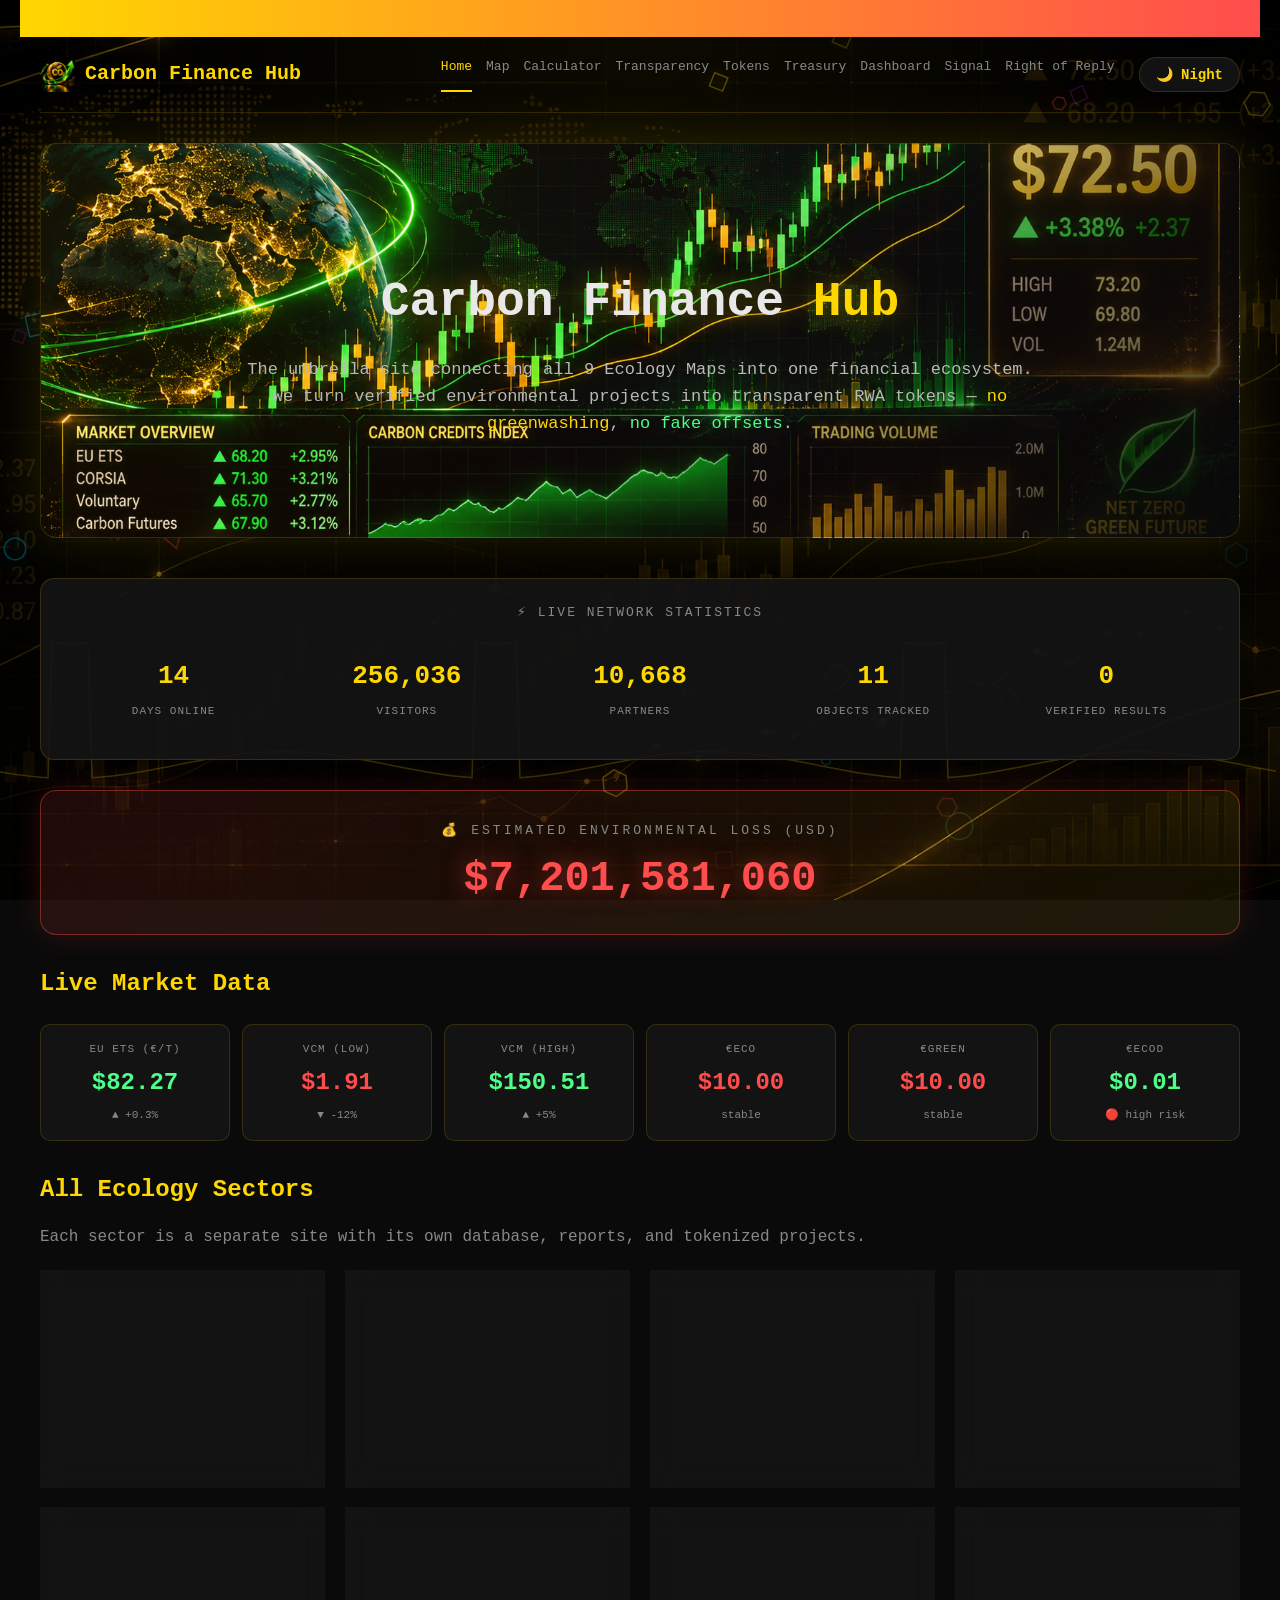
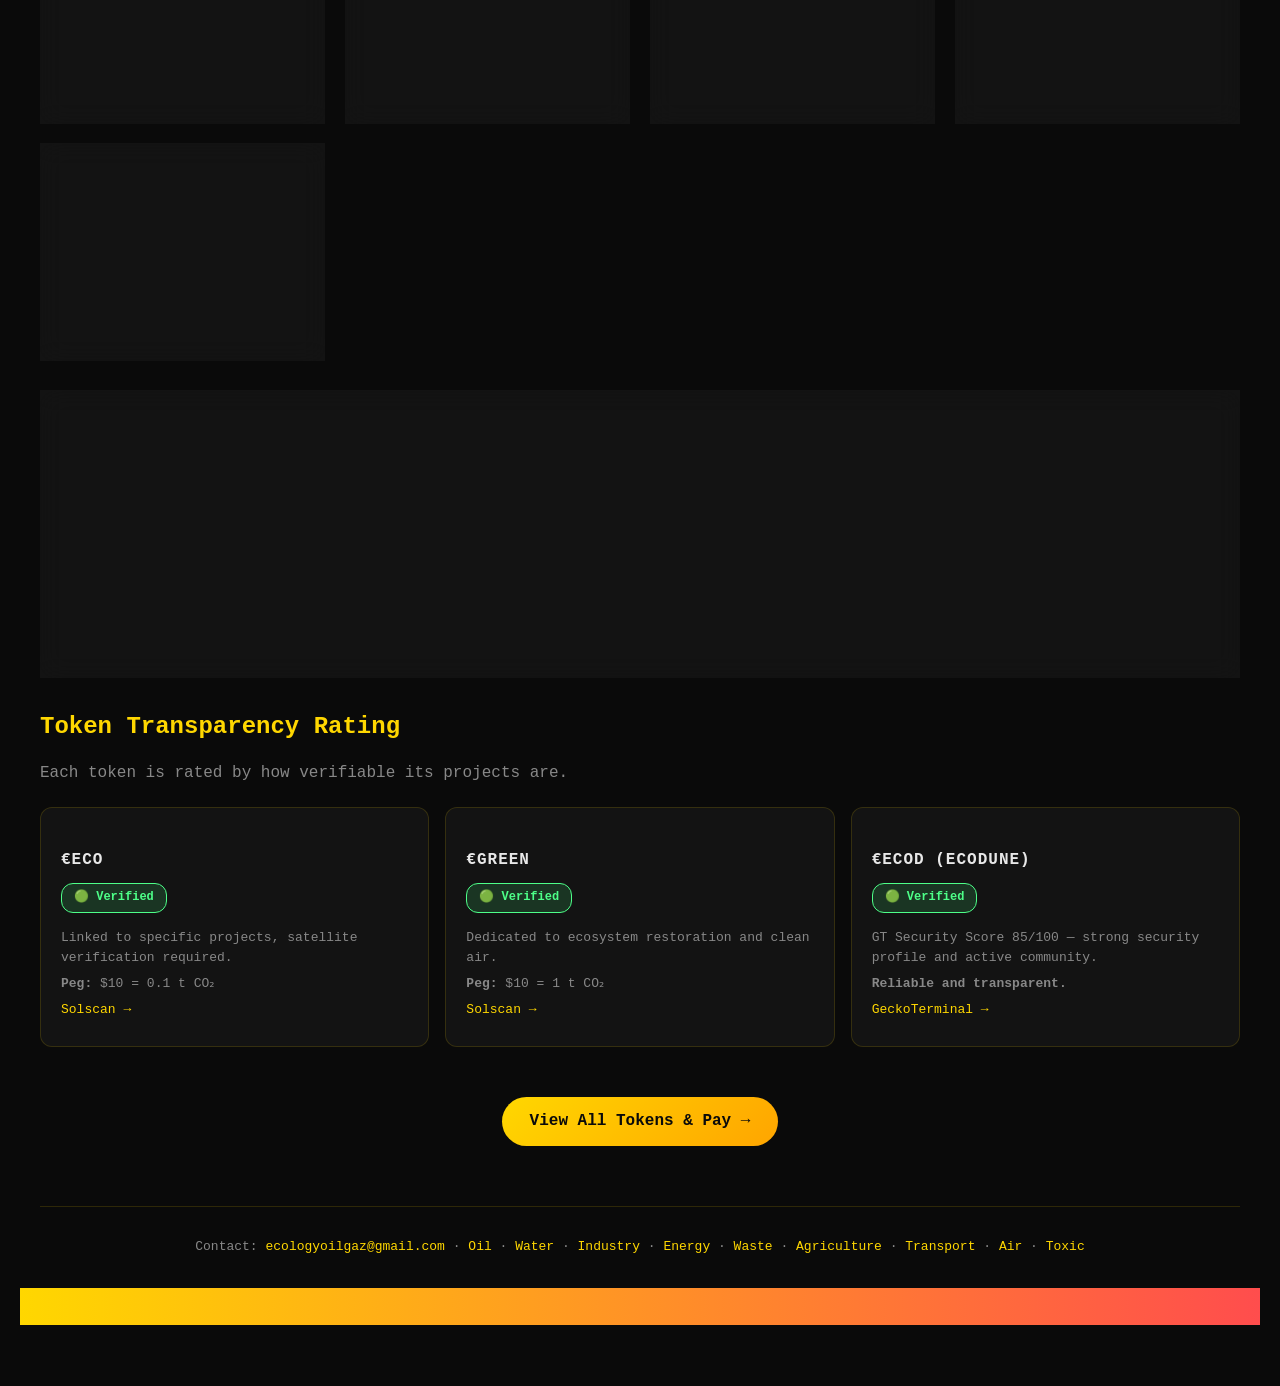
<file: index.html>
<!DOCTYPE html>
<html lang="en">
<head>
<meta charset="UTF-8">
<meta name="viewport" content="width=device-width,initial-scale=1">
<title>Carbon Finance Hub — Ecology Network</title>
<meta name="description" content="Umbrella site connecting 9 Ecology Maps into one financial ecosystem. €ECO, €GREEN, RWA tokens, carbon market, EU ETS, verified climate projects.">
<link rel="icon" href="carbon-icon-loss.png" type="image/png">
<link rel="stylesheet" href="style.css">
<style>
  /* === MARQUEE === */
  .marquee {
    overflow: hidden;
    white-space: nowrap;
    background: linear-gradient(90deg, #FFD700, #FF4D4D, #00D9FF, #4DFF88, #FFD700);
    background-size: 400% 100%;
    color: #0a0a0a;
    font-weight: 700;
    font-size: 13px;
    padding: 8px 0;
    position: relative;
    z-index: 20;
    letter-spacing: 1px;
    animation: gradientShift 8s ease infinite;
  }
  @keyframes gradientShift {
    0% { background-position: 0% 50%; }
    50% { background-position: 100% 50%; }
    100% { background-position: 0% 50%; }
  }
  .marquee-top { position: sticky; top: 0; }
  .marquee-bottom { position: fixed; bottom: 0; left: 0; right: 0; }
  .marquee-content {
    display: inline-block;
    padding-left: 100%;
    animation: marquee 45s linear infinite;
  }
  .marquee-content span { margin: 0 40px; }
  .marquee-content .up { color: #00FF88; }
  .marquee-content .down { color: #FF0000; }
  @keyframes marquee {
    0% { transform: translateX(0); }
    100% { transform: translateX(-100%); }
  }
  body { padding-bottom: 60px; padding-top: 0; }

  /* === DAY/NIGHT === */
  body.day-mode {
    --bg: #F4F0E8;
    --text: #1A1A1A;
    --muted: #666666;
    --card: rgba(255,255,255,0.9);
    --border: rgba(200,150,0,0.2);
  }
  body.day-mode .hero {
    background-image: linear-gradient(135deg, rgba(255,215,0,0.15), rgba(255,77,77,0.05), rgba(244,240,232,0.9)), url('carbon-hero-bg.png');
  }
  body.day-mode .hero h1 { color: #B8860B; text-shadow: 0 0 20px rgba(255,215,0,0.3); }
  body.day-mode .logo { color: #B8860B; }
  body.day-mode h2 { color: #B8860B; }
  body.day-mode .stat .num { color: #B8860B; }

  .theme-toggle {
    background: var(--card);
    border: 1px solid var(--border);
    color: var(--gold);
    padding: 8px 16px;
    border-radius: 20px;
    cursor: pointer;
    font-size: 14px;
    font-weight: 700;
    margin-left: 10px;
    transition: 0.3s;
    font-family: inherit;
  }
  .theme-toggle:hover { border-color: var(--gold); box-shadow: 0 0 15px rgba(255,215,0,0.4); }

  /* === CANVAS LAYERS === */
  #floating-canvas, #pulse-canvas, #cursor-glow {
    position: fixed;
    top: 0; left: 0;
    width: 100%; height: 100%;
    pointer-events: none;
  }
  #floating-canvas { z-index: 1; opacity: 0.55; }
  #pulse-canvas { z-index: 1; opacity: 0.4; }
  #cursor-glow { z-index: 5; opacity: 0.7; }
  body.day-mode #floating-canvas { opacity: 0.35; }
  body.day-mode #pulse-canvas { opacity: 0.25; }
  body.day-mode #cursor-glow { opacity: 0.4; }

  header, main, footer, .marquee { position: relative; z-index: 10; }

  /* === LIVE TICKER === */
  .live-ticker {
    display: grid;
    grid-template-columns: repeat(auto-fit, minmax(180px, 1fr));
    gap: 12px;
    margin: 20px 0;
  }
  .ticker-card {
    background: var(--card);
    border: 1px solid var(--border);
    border-radius: 10px;
    padding: 16px;
    text-align: center;
    position: relative;
    overflow: hidden;
  }
  .ticker-card .ticker-name {
    font-size: 11px;
    color: var(--muted);
    text-transform: uppercase;
    letter-spacing: 1px;
    margin-bottom: 6px;
  }
  .ticker-card .ticker-val {
    font-size: 24px;
    font-weight: 800;
    color: var(--gold);
    font-family: 'SF Mono', monospace;
    transition: 0.3s;
  }
  .ticker-card .ticker-val.up { color: #4DFF88; }
  .ticker-card .ticker-val.down { color: #FF4D4D; }
  .ticker-card .ticker-change {
    font-size: 11px;
    margin-top: 4px;
    color: var(--muted);
  }
  .ticker-card.flash { animation: flash 0.5s ease; }
  @keyframes flash {
    0% { background: rgba(255,215,0,0.3); }
    100% { background: var(--card); }
  }

  /* === COUNTER 10 YEARS === */
  .counter-10y {
    background: var(--card);
    border: 1px solid var(--border);
    border-radius: 14px;
    padding: 24px;
    margin: 30px 0;
    text-align: center;
  }
  .counter-10y .counter-title {
    font-size: 13px;
    color: var(--muted);
    text-transform: uppercase;
    letter-spacing: 2px;
    margin-bottom: 20px;
  }
  .counter-10y .counter-grid {
    display: grid;
    grid-template-columns: repeat(auto-fit, minmax(140px, 1fr));
    gap: 16px;
  }
  .counter-10y .counter-item {
    padding: 12px;
  }
  .counter-10y .counter-item .val {
    display: block;
    font-size: 26px;
    font-weight: 800;
    color: var(--gold);
    font-family: 'SF Mono', monospace;
  }
  .counter-10y .counter-item .lbl {
    font-size: 11px;
    color: var(--muted);
    text-transform: uppercase;
    letter-spacing: 1px;
  }
  .counter-10y .progress-bar {
    height: 6px;
    background: rgba(255,215,0,0.1);
    border-radius: 3px;
    margin-top: 20px;
    overflow: hidden;
  }
  .counter-10y .progress-bar-inner {
    height: 100%;
    background: linear-gradient(90deg, #FFD700, #FF4D4D, #00D9FF);
    border-radius: 3px;
    transition: width 1s ease;
  }
  .counter-10y .progress-label {
    font-size: 11px;
    color: var(--muted);
    margin-top: 8px;
  }

  /* === EST. LOSS BIG BLOCK === */
  .loss-block {
    margin: 30px 0 10px;
    padding: 30px 24px;
    border-radius: 16px;
    background: linear-gradient(135deg, rgba(255,77,77,0.12), rgba(255,215,0,0.08));
    border: 1px solid rgba(255,77,77,0.4);
    text-align: center;
    box-shadow: 0 0 30px rgba(255,77,77,0.15);
  }
  .loss-block .loss-title {
    font-size: 13px;
    color: var(--muted);
    text-transform: uppercase;
    letter-spacing: 3px;
    margin-bottom: 12px;
  }
  .loss-block .loss-value {
    font-size: 42px;
    font-weight: 900;
    font-family: 'SF Mono', monospace;
    color: #FF4D4D;
    text-shadow: 0 0 25px rgba(255,77,77,0.5);
    line-height: 1.2;
  }
  body.day-mode .loss-block .loss-value { color: #C62828; text-shadow: 0 0 20px rgba(198,40,40,0.3); }
</style>
</head>
<body>

<!-- TOP MARQUEE -->
<div class="marquee marquee-top">
  <div class="marquee-content">
    <span>EU ETS: €82.14/t <span class="up">▲ 0.3%</span></span>
    <span>VCM: $1–$150/t <span class="down">▼ chaotic</span></span>
    <span>€ECO: $10 = 0.1 t CO₂</span>
    <span>€GREEN: $10 = 1 t CO₂</span>
    <span>GOV REVENUES: $107B/YEAR</span>
    <span>300+ OBJECTS TRACKED</span>
    <span>NO SOURCE — NO PUBLICATION</span>
    <span>🔴 CLAIMED VS 🟢 ACTUAL</span>
  </div>
</div>

<!-- CANVAS LAYERS -->
<canvas id="floating-canvas"></canvas>
<canvas id="pulse-canvas"></canvas>
<canvas id="cursor-glow"></canvas>

<header>
  <div class="logo"><img src="carbon-logo.png" alt="Logo"> Carbon Finance Hub</div>
  <nav>
    <a href="index.html" class="active">Home</a>
    <a href="map.html">Map</a>
    <a href="calculator.html">Calculator</a>
    <a href="transparency.html">Transparency</a>
    <a href="tokens.html">Tokens</a>
    <a href="treasury.html">Treasury</a>
    <a href="dashboard.html">Dashboard</a>
    <a href="signal.html">Signal</a>
    <a href="response.html">Right of Reply</a>
    <button class="theme-toggle" id="themeToggle" onclick="toggleTheme()">🌙 Night</button>
  </nav>
</header>

<main>
  <section class="hero">
    <h1>Carbon Finance <span class="gold">Hub</span></h1>
    <p>The umbrella site connecting all 9 Ecology Maps into one financial ecosystem. 
    We turn verified environmental projects into transparent RWA tokens — 
    <span class="gold">no greenwashing</span>, <span class="green">no fake offsets</span>.</p>
  </section>

  <!-- LIVE NETWORK STATISTICS COUNTER -->
  <section class="counter-10y">
    <div class="counter-title">⚡ Live Network Statistics</div>
    <div class="counter-grid" id="counterGrid">
      <div class="counter-item">
        <span class="val" id="c-days">—</span>
        <span class="lbl">Days Online</span>
      </div>
      <div class="counter-item">
        <span class="val" id="c-visitors">—</span>
        <span class="lbl">Visitors</span>
      </div>
      <div class="counter-item">
        <span class="val" id="c-partners">—</span>
        <span class="lbl">Partners</span>
      </div>
      <div class="counter-item">
        <span class="val" id="c-objects">—</span>
        <span class="lbl">Objects Tracked</span>
      </div>
      <div class="counter-item">
        <span class="val" id="c-verified">—</span>
        <span class="lbl">Verified Results</span>
      </div>
    </div>
  </section>

  <!-- EST. LOSS BIG SEPARATE BLOCK -->
  <section class="loss-block">
    <div class="loss-title">💰 Estimated Environmental Loss (USD)</div>
    <div class="loss-value" id="c-loss">—</div>
  </section>

  <!-- LIVE TICKER -->
  <h2>Live Market Data</h2>
  <div class="live-ticker" id="liveTicker">
    <div class="ticker-card" id="tick-ets">
      <div class="ticker-name">EU ETS (€/t)</div>
      <div class="ticker-val">82.14</div>
      <div class="ticker-change">▲ +0.3%</div>
    </div>
    <div class="ticker-card" id="tick-vcm">
      <div class="ticker-name">VCM (low)</div>
      <div class="ticker-val down">$2</div>
      <div class="ticker-change">▼ -12%</div>
    </div>
    <div class="ticker-card" id="tick-vcm-high">
      <div class="ticker-name">VCM (high)</div>
      <div class="ticker-val">$150</div>
      <div class="ticker-change">▲ +5%</div>
    </div>
    <div class="ticker-card" id="tick-eco">
      <div class="ticker-name">€ECO</div>
      <div class="ticker-val">$10.00</div>
      <div class="ticker-change">stable</div>
    </div>
    <div class="ticker-card" id="tick-green">
      <div class="ticker-name">€GREEN</div>
      <div class="ticker-val">$10.00</div>
      <div class="ticker-change">stable</div>
    </div>
    <div class="ticker-card" id="tick-ecod">
      <div class="ticker-name">€ECOD</div>
      <div class="ticker-val down">$0.01</div>
      <div class="ticker-change">🔴 high risk</div>
    </div>
  </div>

  <!-- SECTORS -->
  <section id="sectors">
    <h2>All Ecology Sectors</h2>
    <p style="color:var(--muted);margin-bottom:20px;">Each sector is a separate site with its own database, reports, and tokenized projects.</p>
    <div class="grid">
      <a href="https://ecologyoilgaz.github.io/oil/" class="sector-card" target="_blank">
        <div class="sector-icon">🛢️</div>
        <div class="sector-name">Oil & Gas</div>
        <div class="sector-desc">Flaring, methane leaks, spills, fake reclamation.</div>
        <div class="sector-link">Visit →</div>
      </a>
      <a href="https://ecologyoilgaz.github.io/water/" class="sector-card" target="_blank">
        <div class="sector-icon">💧</div>
        <div class="sector-name">Water</div>
        <div class="sector-desc">Pollution, depletion, pipe crisis, contamination.</div>
        <div class="sector-link">Visit →</div>
      </a>
      <a href="https://ecologyoilgaz.github.io/industry/" class="sector-card" target="_blank">
        <div class="sector-icon">🏭</div>
        <div class="sector-name">Industry</div>
        <div class="sector-desc">Cement, steel, mining, toxic waste.</div>
        <div class="sector-link">Visit →</div>
      </a>
      <a href="https://ecologyoilgaz.github.io/energy/" class="sector-card" target="_blank">
        <div class="sector-icon">⚡</div>
        <div class="sector-name">Energy</div>
        <div class="sector-desc">Coal, gas, hydro, nuclear, carbon intensity.</div>
        <div class="sector-link">Visit →</div>
      </a>
      <a href="https://ecologyoilgaz.github.io/waste/" class="sector-card" target="_blank">
        <div class="sector-icon">🗑️</div>
        <div class="sector-name">Waste</div>
        <div class="sector-desc">Landfills, e-waste, plastic exports, methane.</div>
        <div class="sector-link">Visit →</div>
      </a>
      <a href="https://ecologyoilgaz.github.io/agriculture/" class="sector-card" target="_blank">
        <div class="sector-icon">🌾</div>
        <div class="sector-name">Agriculture</div>
        <div class="sector-desc">Methane, N₂O, soil, cotton, pesticides.</div>
        <div class="sector-link">Visit →</div>
      </a>
      <a href="https://ecologyoilgaz.github.io/transport/" class="sector-card" target="_blank">
        <div class="sector-icon">🚗</div>
        <div class="sector-name">Transport</div>
        <div class="sector-desc">NO₂, PM2.5, ports, airports, urban smog.</div>
        <div class="sector-link">Visit →</div>
      </a>
      <a href="https://ecologyoilgaz.github.io/air/" class="sector-card" target="_blank">
        <div class="sector-icon">🫁</div>
        <div class="sector-name">Health & Air</div>
        <div class="sector-desc">PM2.5, NO₂, O₃, health impacts.</div>
        <div class="sector-link">Visit →</div>
      </a>
      <a href="https://ecologyoilgaz.github.io/toxic/" class="sector-card" target="_blank">
        <div class="sector-icon">☣️</div>
        <div class="sector-name">Chemicals & Toxic</div>
        <div class="sector-desc">POPs, PFAS, mercury, pesticides, radioactive.</div>
        <div class="sector-link">Visit →</div>
      </a>
    </div>
  </section>

  <!-- CALCULATOR -->
  <section class="calculator">
    <h2>Carbon Calculator</h2>
    <p style="color:var(--muted);margin-bottom:20px;">How much €ECO do you need to close X tonnes of CO₂?</p>
    <div class="calc-row">
      <div class="calc-field">
        <label>Tonnes of CO₂</label>
        <input type="number" id="co2Input" value="10" min="1" step="1">
      </div>
      <div class="calc-field">
        <label>Token</label>
        <select id="tokenSelect">
          <option value="eco">€ECO ($10 / 0.1 t)</option>
          <option value="green">€GREEN ($10 / 1 t)</option>
        </select>
      </div>
      <button class="btn-primary" onclick="calculate()">Calculate →</button>
    </div>
    <div class="calc-result" id="calcResult" style="display:none;">
      <div class="sub">You need:</div>
      <span class="big" id="calcAmount">—</span>
      <div class="sub" id="calcDetail">—</div>
    </div>
  </section>

  <!-- TRANSPARENCY -->
  <section>
    <h2>Token Transparency Rating</h2>
    <p style="color:var(--muted);margin-bottom:20px;">Each token is rated by how verifiable its projects are.</p>
    <div class="rating-grid">
      <div class="rating-card">
        <h3>€ECO</h3>
        <span class="rating-badge green">🟢 Verified</span>
        <p>Linked to specific projects, satellite verification required.</p>
        <p><strong>Peg:</strong> $10 = 0.1 t CO₂</p>
        <p><a href="https://solscan.io/token/74Zc9ntjagHLYscczhfk5eWfUjcye8vqBWXWaGpLSnFp" target="_blank">Solscan →</a></p>
      </div>
      <div class="rating-card">
        <h3>€GREEN</h3>
        <span class="rating-badge green">🟢 Verified</span>
        <p>Dedicated to ecosystem restoration and clean air.</p>
        <p><strong>Peg:</strong> $10 = 1 t CO₂</p>
        <p><a href="https://solscan.io/token/2prcusSFrxNQ85yR44UegSGcfuTYHy17cTGWnuqD1Hke" target="_blank">Solscan →</a></p>
      </div>
      <div class="rating-card">
        <h3>€ECOD (ECODUNE)</h3>
        <span class="rating-badge green">🟢 Verified</span>
        <p>GT Security Score 85/100 — strong security profile and active community.</p>
        <p><strong>Reliable and transparent.</strong></p>
        <p><a href="https://www.geckoterminal.com/solana/pools/2onQGAoorxkMavNsmKXMcWLgyuK1A7VxAf6UeZ4sg6zW" target="_blank">GeckoTerminal →</a></p>
      </div>
    </div>
  </section>

  <section style="text-align:center;margin-top:40px;">
    <a href="tokens.html" class="btn-primary">View All Tokens & Pay →</a>
  </section>
</main>

<footer>
  <p>Contact: <a href="mailto:ecologyoilgaz@gmail.com">ecologyoilgaz@gmail.com</a> ·
    <a href="https://ecologyoilgaz.github.io/oil/">Oil</a> ·
    <a href="https://ecologyoilgaz.github.io/water/">Water</a> ·
    <a href="https://ecologyoilgaz.github.io/industry/">Industry</a> ·
    <a href="https://ecologyoilgaz.github.io/energy/">Energy</a> ·
    <a href="https://ecologyoilgaz.github.io/waste/">Waste</a> ·
    <a href="https://ecologyoilgaz.github.io/agriculture/">Agriculture</a> ·
    <a href="https://ecologyoilgaz.github.io/transport/">Transport</a> ·
    <a href="https://ecologyoilgaz.github.io/air/">Air</a> ·
    <a href="https://ecologyoilgaz.github.io/toxic/">Toxic</a>
  </p>
</footer>

<!-- BOTTOM MARQUEE -->
<div class="marquee marquee-bottom">
  <div class="marquee-content">
    <span>⚠️ TOKENS ARE NOT INVESTMENTS</span>
    <span>🔴 €ECOD: HIGH RISK — USE WITH CAUTION</span>
    <span>📡 VERIFIED VIA SENTINEL-2, TROPOMI, IPEN/ARNIKA</span>
    <span>🔗 ECOLOGYOILGAZ.GITHUB.IO/CARBON/</span>
    <span>🌍 9 SECTORS · 300+ OBJECTS · $500B+ DAMAGE</span>
    <span>✉️ ECOLOGYOILGAZ@GMAIL.COM</span>
  </div>
</div>

<script>
// === LIVE NETWORK STATISTICS ===
(function() {
  const START = new Date("2026-11-20T00:00:00Z").getTime();
  const LOSS_START = 7200300878; // $7,200,300,878 стартовая сумма

  function fmtNum(n) {
    return new Intl.NumberFormat('en-US').format(n);
  }
  function fmtMoney(n) {
    return new Intl.NumberFormat('en-US', { style: 'currency', currency: 'USD', maximumFractionDigits: 0 }).format(n);
  }

  function updateCounter() {
    const now = Date.now();
    const ms = Math.max(0, now - START);
    const days = Math.floor(ms / 86400000);
    const visitors = Math.floor(ms / 5000);
    const partners = Math.floor(ms / 120000);
    const objects = Math.min(300, Math.floor(days * 0.8));
    const verified = Math.min(12, Math.floor(days / 30));

    // Est. Loss: start at $7,200,300,878 and grow by $1 every second
    const elapsedSeconds = Math.floor(ms / 1000);
    const loss = LOSS_START + elapsedSeconds;

    document.getElementById('c-days').textContent = fmtNum(days);
    document.getElementById('c-visitors').textContent = fmtNum(visitors);
    document.getElementById('c-partners').textContent = fmtNum(partners);
    document.getElementById('c-objects').textContent = fmtNum(objects);
    document.getElementById('c-loss').textContent = fmtMoney(loss);
    document.getElementById('c-verified').textContent = fmtNum(verified);
  }

  updateCounter();
  setInterval(updateCounter, 1000);
})();

// === DAY/NIGHT ===
function toggleTheme() {
  const body = document.body;
  const btn = document.getElementById('themeToggle');
  body.classList.toggle('day-mode');
  const isDay = body.classList.contains('day-mode');
  btn.textContent = isDay ? '☀️ Day' : '🌙 Night';
  localStorage.setItem('carbon-theme', isDay ? 'day' : 'night');
}
(function() {
  const saved = localStorage.getItem('carbon-theme');
  if (saved === 'day') {
    document.body.classList.add('day-mode');
    const btn = document.getElementById('themeToggle');
    if (btn) btn.textContent = '☀️ Day';
  }
})();

// === FLOATING GEOMETRIC SHAPES ===
(function() {
  const canvas = document.getElementById('floating-canvas');
  if (!canvas) return;
  const ctx = canvas.getContext('2d');
  let W, H;
  function resize() { W = canvas.width = window.innerWidth; H = canvas.height = window.innerHeight; }
  resize();
  window.addEventListener('resize', resize);

  const COLORS = ['#FFD700', '#FF4D4D', '#00D9FF', '#4DFF88', '#E83DFF'];
  const SHAPES = ['square', 'triangle', 'hexagon', 'diamond', 'circle'];
  const items = [];

  for (let i = 0; i < 35; i++) {
    items.push({
      x: Math.random() * W,
      y: Math.random() * H,
      vx: (Math.random() - 0.5) * 0.5,
      vy: (Math.random() - 0.5) * 0.5,
      size: Math.random() * 20 + 8,
      rot: Math.random() * Math.PI * 2,
      rotSpeed: (Math.random() - 0.5) * 0.02,
      color: COLORS[Math.floor(Math.random() * COLORS.length)],
      shape: SHAPES[Math.floor(Math.random() * SHAPES.length)],
      alpha: Math.random() * 0.4 + 0.15
    });
  }

  function drawShape(shape, x, y, size, rot) {
    ctx.save();
    ctx.translate(x, y);
    ctx.rotate(rot);
    ctx.beginPath();
    if (shape === 'square') {
      ctx.rect(-size/2, -size/2, size, size);
    } else if (shape === 'triangle') {
      ctx.moveTo(0, -size/2);
      ctx.lineTo(size/2, size/2);
      ctx.lineTo(-size/2, size/2);
      ctx.closePath();
    } else if (shape === 'hexagon') {
      for (let i = 0; i < 6; i++) {
        const a = (Math.PI / 3) * i;
        const px = Math.cos(a) * size / 2;
        const py = Math.sin(a) * size / 2;
        if (i === 0) ctx.moveTo(px, py); else ctx.lineTo(px, py);
      }
      ctx.closePath();
    } else if (shape === 'diamond') {
      ctx.moveTo(0, -size/2);
      ctx.lineTo(size/2, 0);
      ctx.lineTo(0, size/2);
      ctx.lineTo(-size/2, 0);
      ctx.closePath();
    } else {
      ctx.arc(0, 0, size/2, 0, Math.PI * 2);
    }
    ctx.restore();
  }

  function draw() {
    ctx.clearRect(0, 0, W, H);
    items.forEach(p => {
      p.x += p.vx; p.y += p.vy; p.rot += p.rotSpeed;
      if (p.x < -50) p.x = W + 50;
      if (p.x > W + 50) p.x = -50;
      if (p.y < -50) p.y = H + 50;
      if (p.y > H + 50) p.y = -50;

      ctx.save();
      ctx.globalAlpha = p.alpha;
      ctx.shadowColor = p.color;
      ctx.shadowBlur = 20;
      ctx.strokeStyle = p.color;
      ctx.lineWidth = 1.5;
      drawShape(p.shape, p.x, p.y, p.size, p.rot);
      ctx.stroke();
      ctx.restore();
    });
    requestAnimationFrame(draw);
  }
  draw();
})();

// === PULSE (ECG-style carbon heartbeat) ===
(function() {
  const canvas = document.getElementById('pulse-canvas');
  if (!canvas) return;
  const ctx = canvas.getContext('2d');
  let W, H;
  function resize() { W = canvas.width = window.innerWidth; H = canvas.height = window.innerHeight; }
  resize();
  window.addEventListener('resize', resize);

  let t = 0;
  function draw() {
    ctx.clearRect(0, 0, W, H);
    ctx.strokeStyle = 'rgba(255,215,0,0.5)';
    ctx.lineWidth = 1.5;
    ctx.shadowColor = '#FFD700';
    ctx.shadowBlur = 15;
    ctx.beginPath();
    const baseY = H * 0.85;
    const amplitude = H * 0.05;
    for (let x = 0; x < W; x += 4) {
      const phase = (x / W) * Math.PI * 2 * 3 + t;
      let y = baseY;
      const spike = Math.sin(phase) > 0.95 ? -amplitude * 3 : 0;
      const wave = Math.sin(phase) * amplitude * 0.3;
      y += wave + spike;
      if (x === 0) ctx.moveTo(x, y); else ctx.lineTo(x, y);
    }
    ctx.stroke();
    t += 0.03;
    requestAnimationFrame(draw);
  }
  draw();
})();

// === CURSOR GLOW TRAIL ===
(function() {
  const canvas = document.getElementById('cursor-glow');
  if (!canvas) return;
  const ctx = canvas.getContext('2d');
  let W, H;
  function resize() { W = canvas.width = window.innerWidth; H = canvas.height = window.innerHeight; }
  resize();
  window.addEventListener('resize', resize);

  let mx = -100, my = -100;
  const trail = [];

  document.addEventListener('mousemove', (e) => {
    mx = e.clientX; my = e.clientY;
    trail.push({ x: mx, y: my, life: 1 });
    if (trail.length > 30) trail.shift();
  });

  function draw() {
    ctx.clearRect(0, 0, W, H);
    for (let i = 0; i < trail.length; i++) {
      const p = trail[i];
      p.life *= 0.95;
      const r = p.life * 30;
      const grad = ctx.createRadialGradient(p.x, p.y, 0, p.x, p.y, r);
      grad.addColorStop(0, `rgba(255,215,0,${p.life * 0.5})`);
      grad.addColorStop(1, 'rgba(255,215,0,0)');
      ctx.fillStyle = grad;
      ctx.beginPath();
      ctx.arc(p.x, p.y, r, 0, Math.PI * 2);
      ctx.fill();
    }
    requestAnimationFrame(draw);
  }
  draw();
})();

// === LIVE TICKER (simulated with jitter) ===
(function() {
  const tickers = [
    { id: 'tick-ets', base: 82.14, jitter: 0.5 },
    { id: 'tick-vcm', base: 2, jitter: 0.3 },
    { id: 'tick-vcm-high', base: 150, jitter: 2 },
    { id: 'tick-eco', base: 10, jitter: 0.01 },
    { id: 'tick-green', base: 10, jitter: 0.01 },
    { id: 'tick-ecod', base: 0.01, jitter: 0.001 }
  ];

  function updateTickers() {
    tickers.forEach(t => {
      const el = document.querySelector(`#${t.id} .ticker-val`);
      if (!el) return;
      const val = t.base + (Math.random() - 0.5) * t.jitter;
      const isUp = val > t.base;
      el.textContent = '$' + val.toFixed(2);
      el.classList.toggle('up', isUp);
      el.classList.toggle('down', !isUp);
      const card = document.getElementById(t.id);
      if (card) {
        card.classList.add('flash');
        setTimeout(() => card.classList.remove('flash'), 500);
      }
    });
  }
  updateTickers();
  setInterval(updateTickers, 3000);
})();

// === CALCULATOR ===
function calculate() {
  const co2 = parseFloat(document.getElementById('co2Input').value) || 0;
  const token = document.getElementById('tokenSelect').value;
  let amount, detail;
  if (token === 'eco') {
    amount = co2 * 10;
    detail = `${co2} t CO₂ × 10 €ECO/t = ${amount.toLocaleString()} €ECO (≈ $${(amount * 10).toLocaleString()})`;
  } else {
    amount = co2 * 1;
    detail = `${co2} t CO₂ × 1 €GREEN/t = ${amount.toLocaleString()} €GREEN (≈ $${(amount * 10).toLocaleString()})`;
  }
  document.getElementById('calcAmount').textContent = amount.toLocaleString() + ' ' + (token === 'eco' ? '€ECO' : '€GREEN');
  document.getElementById('calcDetail').textContent = detail;
  document.getElementById('calcResult').style.display = 'block';
}
</script>

</body>
</html>
</file>
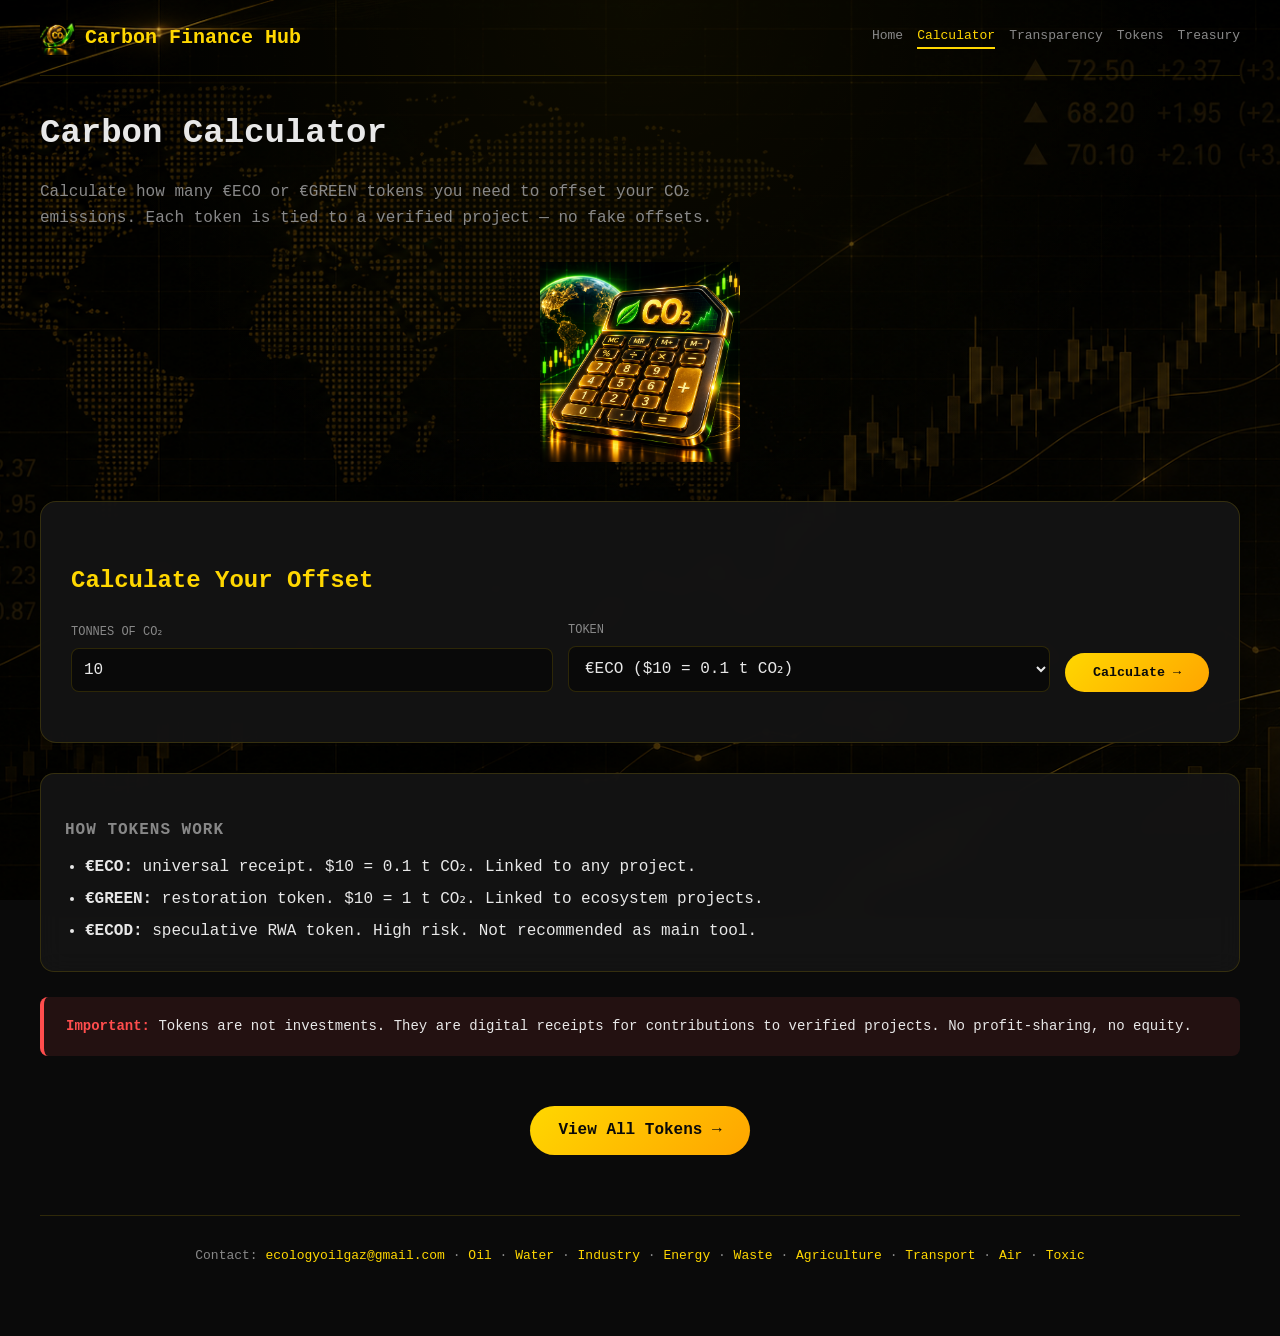
<file: calculator.html>
<!DOCTYPE html>
<html lang="en">
<head>
<meta charset="UTF-8">
<meta name="viewport" content="width=device-width,initial-scale=1">
<title>Carbon Calculator — Carbon Finance Hub</title>
<meta name="description" content="Calculate how many €ECO or €GREEN tokens you need to offset your CO₂ emissions.">
<link rel="icon" href="carbon-icon-loss.png" type="image/png">
<link rel="stylesheet" href="style.css">
</head>
<body>
<header>
  <div class="logo"><img src="carbon-logo.png" alt="Logo"> Carbon Finance Hub</div>
  <nav>
    <a href="index.html">Home</a>
    <a href="calculator.html" class="active">Calculator</a>
    <a href="transparency.html">Transparency</a>
    <a href="tokens.html">Tokens</a>
    <a href="treasury.html">Treasury</a>
  </nav>
</header>
<main>
  <h1>Carbon Calculator</h1>
  <p style="color:var(--muted);max-width:700px;">
    Calculate how many €ECO or €GREEN tokens you need to offset your CO₂ emissions. 
    Each token is tied to a verified project — no fake offsets.
  </p>

  <div style="text-align:center;margin:30px 0;">
    <img src="carbon-calculator.png" alt="Calculator" style="max-width:200px;">
  </div>

  <div class="calculator">
    <h2>Calculate Your Offset</h2>
    <div class="calc-row">
      <div class="calc-field">
        <label>Tonnes of CO₂</label>
        <input type="number" id="co2Input" value="10" min="0.1" step="0.1">
      </div>
      <div class="calc-field">
        <label>Token</label>
        <select id="tokenSelect">
          <option value="eco">€ECO ($10 = 0.1 t CO₂)</option>
          <option value="green">€GREEN ($10 = 1 t CO₂)</option>
          <option value="ecod">€ECOD (high risk)</option>
        </select>
      </div>
      <button class="btn-primary" onclick="calculate()">Calculate →</button>
    </div>
    <div class="calc-result" id="calcResult" style="display:none;">
      <div class="sub">You need:</div>
      <span class="big" id="calcAmount">—</span>
      <div class="sub" id="calcDetail">—</div>
    </div>
  </div>

  <div class="detail-block" style="margin-top:30px;">
    <h3>How Tokens Work</h3>
    <ul style="margin-left:20px;line-height:2;">
      <li><strong>€ECO:</strong> universal receipt. $10 = 0.1 t CO₂. Linked to any project.</li>
      <li><strong>€GREEN:</strong> restoration token. $10 = 1 t CO₂. Linked to ecosystem projects.</li>
      <li><strong>€ECOD:</strong> speculative RWA token. High risk. Not recommended as main tool.</li>
    </ul>
  </div>

  <div class="alert-box">
    <strong>Important:</strong> Tokens are not investments. They are digital receipts for contributions to verified projects. 
    No profit-sharing, no equity.
  </div>

  <section style="text-align:center;margin-top:40px;">
    <a href="tokens.html" class="btn-primary">View All Tokens →</a>
  </section>
</main>
<footer>
  <p>Contact: <a href="mailto:ecologyoilgaz@gmail.com">ecologyoilgaz@gmail.com</a> ·
    <a href="https://ecologyoilgaz.github.io/oil/">Oil</a> ·
    <a href="https://ecologyoilgaz.github.io/water/">Water</a> ·
    <a href="https://ecologyoilgaz.github.io/industry/">Industry</a> ·
    <a href="https://ecologyoilgaz.github.io/energy/">Energy</a> ·
    <a href="https://ecologyoilgaz.github.io/waste/">Waste</a> ·
    <a href="https://ecologyoilgaz.github.io/agriculture/">Agriculture</a> ·
    <a href="https://ecologyoilgaz.github.io/transport/">Transport</a> ·
    <a href="https://ecologyoilgaz.github.io/air/">Air</a> ·
    <a href="https://ecologyoilgaz.github.io/toxic/">Toxic</a>
  </p>
</footer>
<script>
function calculate() {
  const co2 = parseFloat(document.getElementById('co2Input').value) || 0;
  const token = document.getElementById('tokenSelect').value;
  let amount, detail;
  if (token === 'eco') {
    amount = co2 * 10;
    detail = `${co2} t CO₂ × 10 €ECO/t = ${amount.toLocaleString()} €ECO (≈ $${(amount * 10).toLocaleString()})`;
  } else if (token === 'green') {
    amount = co2 * 1;
    detail = `${co2} t CO₂ × 1 €GREEN/t = ${amount.toLocaleString()} €GREEN (≈ $${(amount * 10).toLocaleString()})`;
  } else {
    amount = co2 * 1;
    detail = `${co2} t CO₂ × 1 €ECOD/t = ${amount.toLocaleString()} €ECOD (⚠️ high risk)`;
  }
  document.getElementById('calcAmount').textContent = amount.toLocaleString() + ' ' + (token === 'eco' ? '€ECO' : token === 'green' ? '€GREEN' : '€ECOD');
  document.getElementById('calcDetail').textContent = detail;
  document.getElementById('calcResult').style.display = 'block';
}
</script>
</body>
</html>
</file>
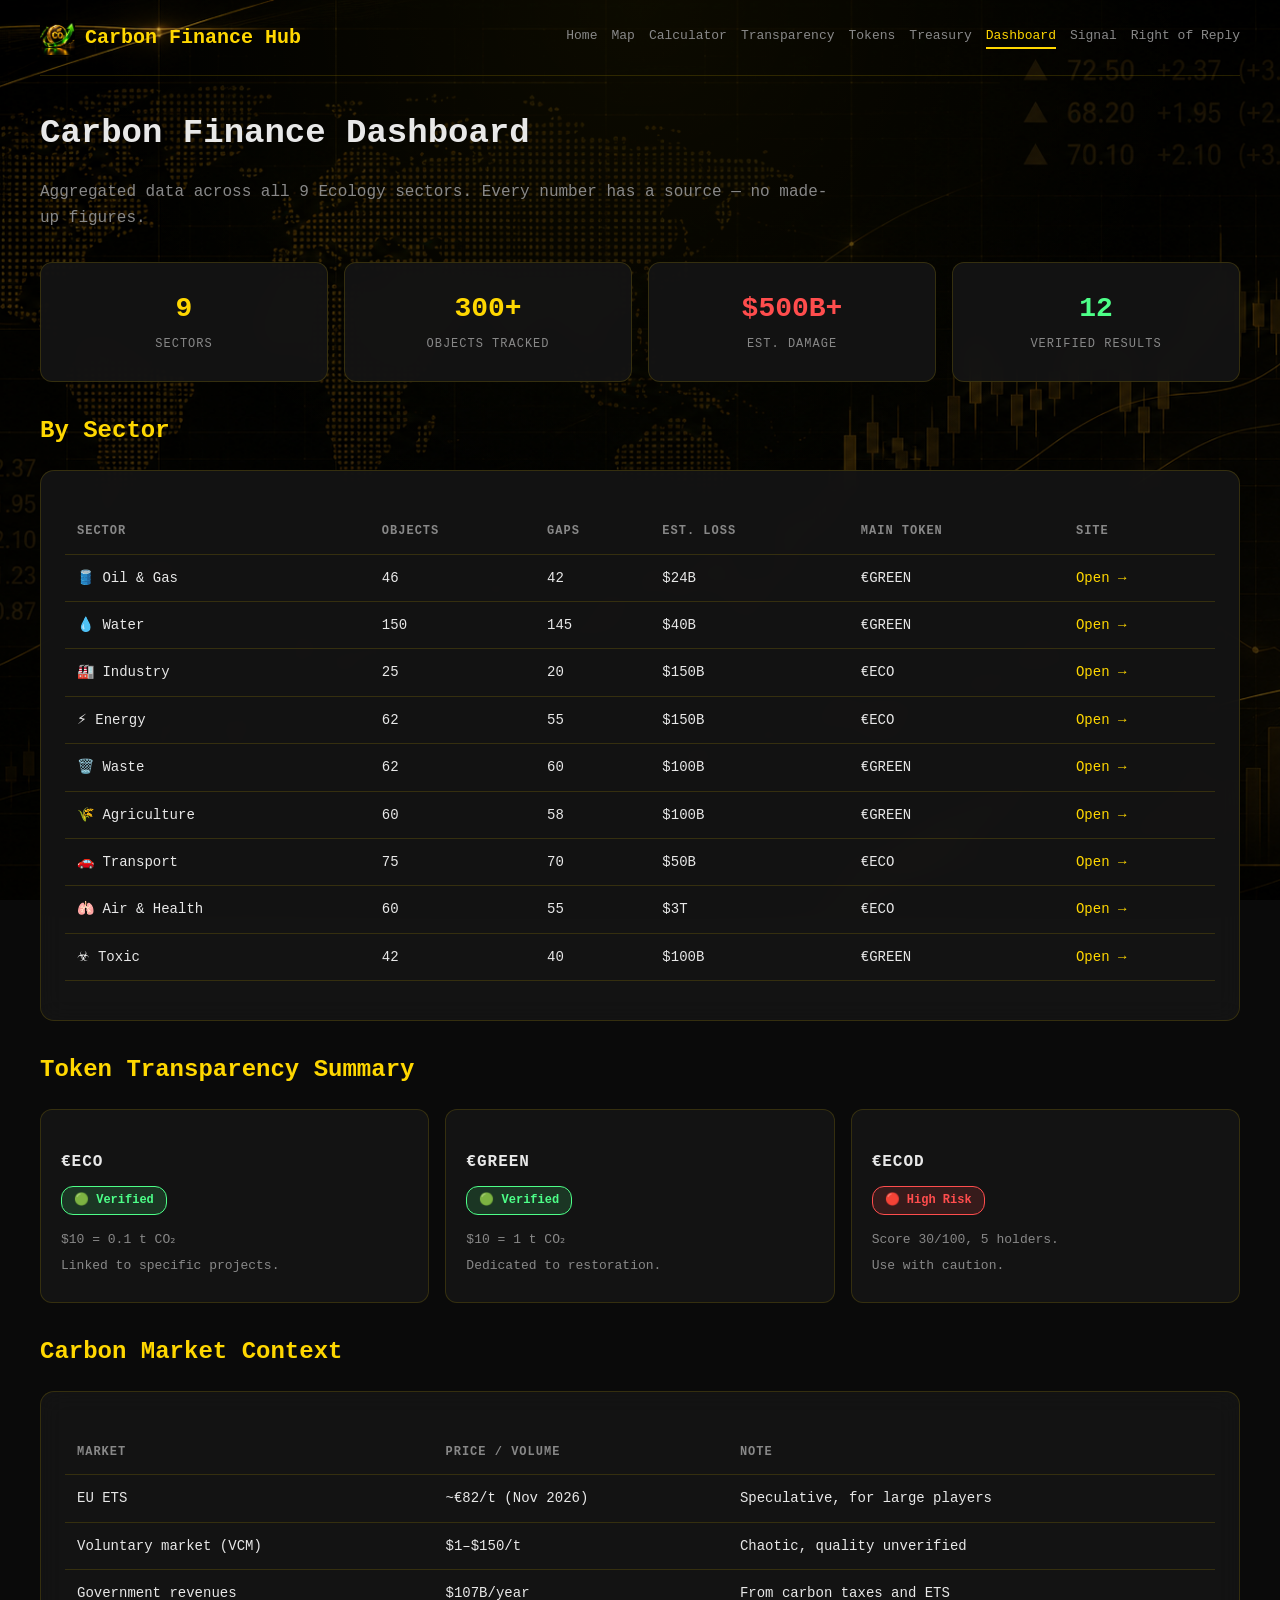
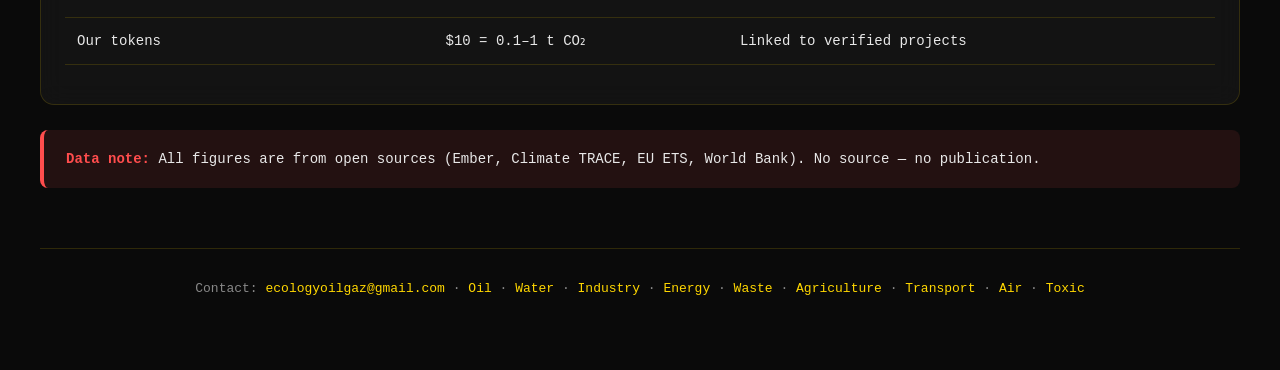
<file: dashboard.html>
<!DOCTYPE html>
<html lang="en">
<head>
<meta charset="UTF-8">
<meta name="viewport" content="width=device-width,initial-scale=1">
<title>Dashboard — Carbon Finance Hub</title>
<meta name="description" content="Aggregated carbon market data: sectors, damage, tokens, transparency.">
<link rel="icon" href="carbon-icon-loss.png" type="image/png">
<link rel="stylesheet" href="style.css">
</head>
<body>
<header>
  <div class="logo"><img src="carbon-logo.png" alt="Logo"> Carbon Finance Hub</div>
  <nav>
    <a href="index.html">Home</a>
    <a href="map.html">Map</a>
    <a href="calculator.html">Calculator</a>
    <a href="transparency.html">Transparency</a>
    <a href="tokens.html">Tokens</a>
    <a href="treasury.html">Treasury</a>
    <a href="dashboard.html" class="active">Dashboard</a>
    <a href="signal.html">Signal</a>
    <a href="response.html">Right of Reply</a>
  </nav>
</header>
<main>
  <h1>Carbon Finance Dashboard</h1>
  <p style="color:var(--muted);max-width:800px;">
    Aggregated data across all 9 Ecology sectors. Every number has a source — no made-up figures.
  </p>

  <section class="stats">
    <div class="stat"><span class="num">9</span><span class="label">Sectors</span></div>
    <div class="stat"><span class="num">300+</span><span class="label">Objects Tracked</span></div>
    <div class="stat"><span class="num" style="color:var(--red)">$500B+</span><span class="label">Est. Damage</span></div>
    <div class="stat"><span class="num" style="color:var(--green)">12</span><span class="label">Verified Results</span></div>
  </section>

  <h2>By Sector</h2>
  <div class="detail-block" style="overflow-x:auto;">
    <table>
      <thead>
        <tr>
          <th>Sector</th>
          <th>Objects</th>
          <th>Gaps</th>
          <th>Est. Loss</th>
          <th>Main Token</th>
          <th>Site</th>
        </tr>
      </thead>
      <tbody>
        <tr>
          <td>🛢️ Oil & Gas</td>
          <td>46</td>
          <td>42</td>
          <td>$24B</td>
          <td>€GREEN</td>
          <td><a href="https://ecologyoilgaz.github.io/oil/" target="_blank">Open →</a></td>
        </tr>
        <tr>
          <td>💧 Water</td>
          <td>150</td>
          <td>145</td>
          <td>$40B</td>
          <td>€GREEN</td>
          <td><a href="https://ecologyoilgaz.github.io/water/" target="_blank">Open →</a></td>
        </tr>
        <tr>
          <td>🏭 Industry</td>
          <td>25</td>
          <td>20</td>
          <td>$150B</td>
          <td>€ECO</td>
          <td><a href="https://ecologyoilgaz.github.io/industry/" target="_blank">Open →</a></td>
        </tr>
        <tr>
          <td>⚡ Energy</td>
          <td>62</td>
          <td>55</td>
          <td>$150B</td>
          <td>€ECO</td>
          <td><a href="https://ecologyoilgaz.github.io/energy/" target="_blank">Open →</a></td>
        </tr>
        <tr>
          <td>🗑️ Waste</td>
          <td>62</td>
          <td>60</td>
          <td>$100B</td>
          <td>€GREEN</td>
          <td><a href="https://ecologyoilgaz.github.io/waste/" target="_blank">Open →</a></td>
        </tr>
        <tr>
          <td>🌾 Agriculture</td>
          <td>60</td>
          <td>58</td>
          <td>$100B</td>
          <td>€GREEN</td>
          <td><a href="https://ecologyoilgaz.github.io/agriculture/" target="_blank">Open →</a></td>
        </tr>
        <tr>
          <td>🚗 Transport</td>
          <td>75</td>
          <td>70</td>
          <td>$50B</td>
          <td>€ECO</td>
          <td><a href="https://ecologyoilgaz.github.io/transport/" target="_blank">Open →</a></td>
        </tr>
        <tr>
          <td>🫁 Air & Health</td>
          <td>60</td>
          <td>55</td>
          <td>$3T</td>
          <td>€ECO</td>
          <td><a href="https://ecologyoilgaz.github.io/air/" target="_blank">Open →</a></td>
        </tr>
        <tr>
          <td>☣️ Toxic</td>
          <td>42</td>
          <td>40</td>
          <td>$100B</td>
          <td>€GREEN</td>
          <td><a href="https://ecologyoilgaz.github.io/toxic/" target="_blank">Open →</a></td>
        </tr>
      </tbody>
    </table>
  </div>

  <h2>Token Transparency Summary</h2>
  <div class="rating-grid">
    <div class="rating-card">
      <h3>€ECO</h3>
      <span class="rating-badge green">🟢 Verified</span>
      <p>$10 = 0.1 t CO₂</p>
      <p>Linked to specific projects.</p>
    </div>
    <div class="rating-card">
      <h3>€GREEN</h3>
      <span class="rating-badge green">🟢 Verified</span>
      <p>$10 = 1 t CO₂</p>
      <p>Dedicated to restoration.</p>
    </div>
    <div class="rating-card">
      <h3>€ECOD</h3>
      <span class="rating-badge red">🔴 High Risk</span>
      <p>Score 30/100, 5 holders.</p>
      <p>Use with caution.</p>
    </div>
  </div>

  <h2>Carbon Market Context</h2>
  <div class="detail-block">
    <table>
      <thead><tr><th>Market</th><th>Price / Volume</th><th>Note</th></tr></thead>
      <tbody>
        <tr><td>EU ETS</td><td>~€82/t (Nov 2026)</td><td>Speculative, for large players</td></tr>
        <tr><td>Voluntary market (VCM)</td><td>$1–$150/t</td><td>Chaotic, quality unverified</td></tr>
        <tr><td>Government revenues</td><td>$107B/year</td><td>From carbon taxes and ETS</td></tr>
        <tr><td>Our tokens</td><td>$10 = 0.1–1 t CO₂</td><td>Linked to verified projects</td></tr>
      </tbody>
    </table>
  </div>

  <div class="alert-box">
    <strong>Data note:</strong> All figures are from open sources (Ember, Climate TRACE, EU ETS, World Bank). 
    No source — no publication.
  </div>
</main>
<footer>
  <p>Contact: <a href="mailto:ecologyoilgaz@gmail.com">ecologyoilgaz@gmail.com</a> ·
    <a href="https://ecologyoilgaz.github.io/oil/">Oil</a> ·
    <a href="https://ecologyoilgaz.github.io/water/">Water</a> ·
    <a href="https://ecologyoilgaz.github.io/industry/">Industry</a> ·
    <a href="https://ecologyoilgaz.github.io/energy/">Energy</a> ·
    <a href="https://ecologyoilgaz.github.io/waste/">Waste</a> ·
    <a href="https://ecologyoilgaz.github.io/agriculture/">Agriculture</a> ·
    <a href="https://ecologyoilgaz.github.io/transport/">Transport</a> ·
    <a href="https://ecologyoilgaz.github.io/air/">Air</a> ·
    <a href="https://ecologyoilgaz.github.io/toxic/">Toxic</a>
  </p>
</footer>
</body>
</html>
</file>
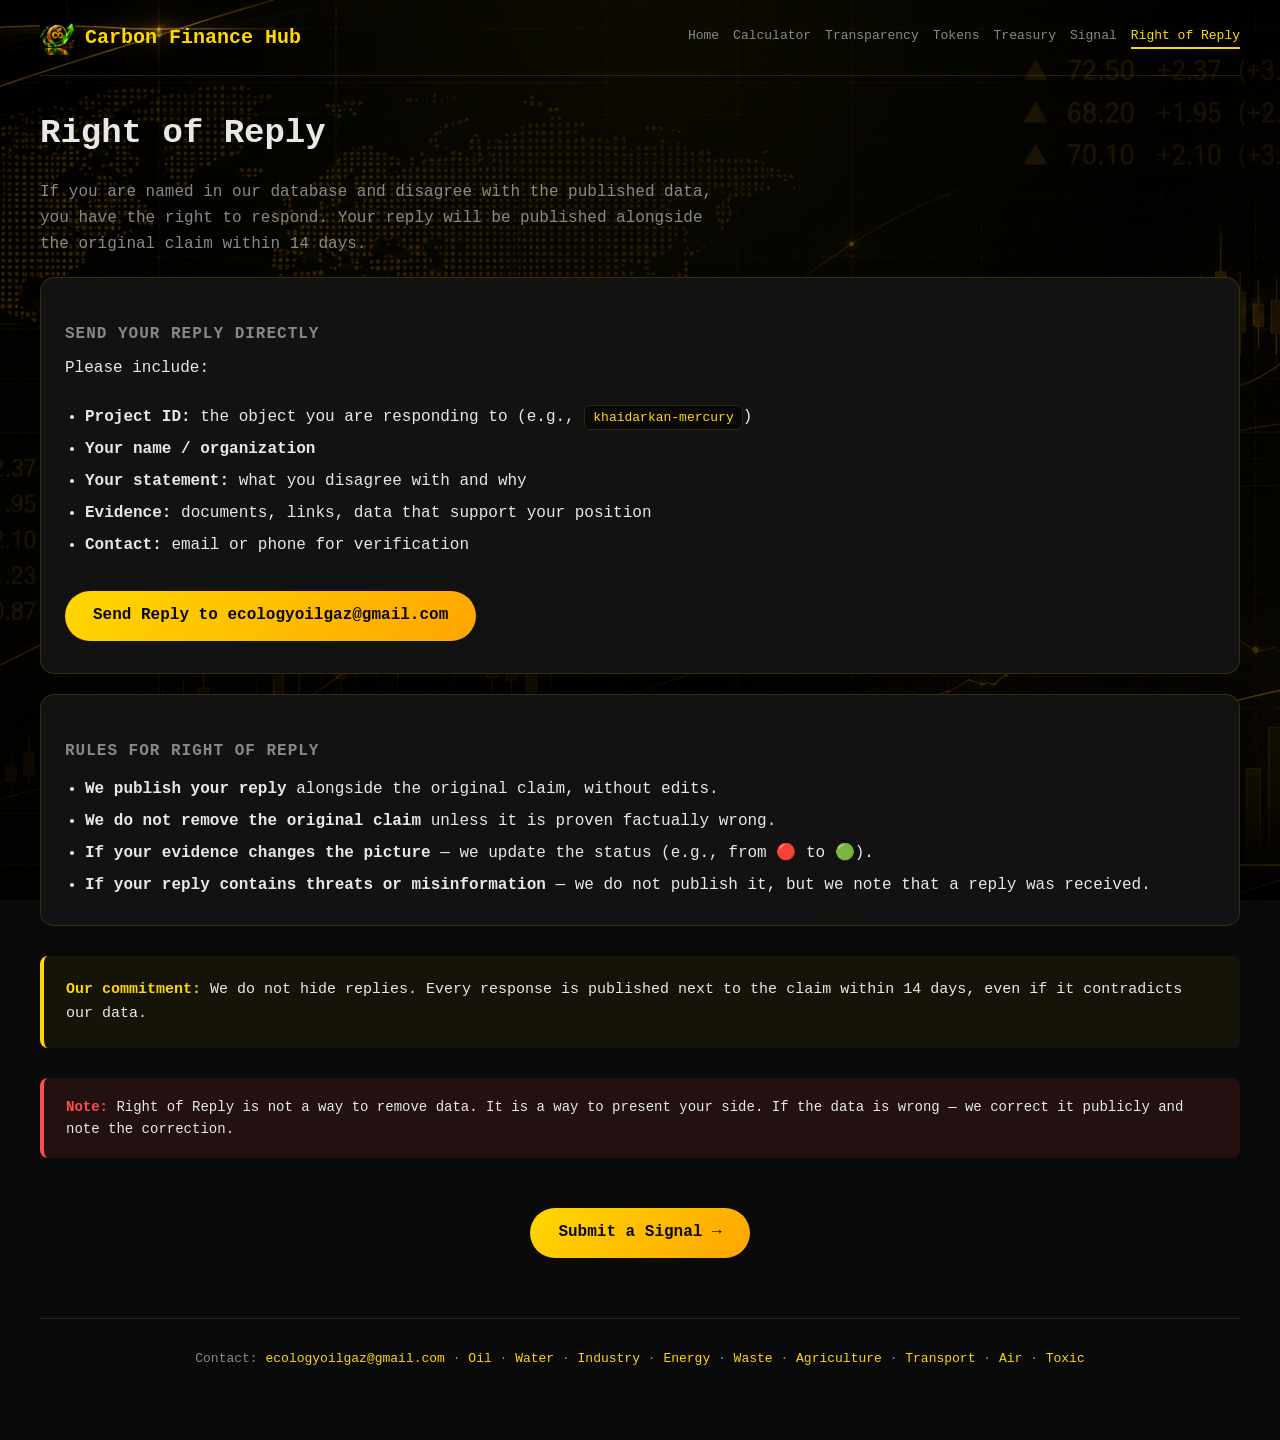
<file: response.html>
<!DOCTYPE html>
<html lang="en">
<head>
<meta charset="UTF-8">
<meta name="viewport" content="width=device-width,initial-scale=1">
<title>Right of Reply — Carbon Finance Hub</title>
<meta name="description" content="If you are named in our database and disagree, you have the right to respond.">
<link rel="icon" href="carbon-icon-loss.png" type="image/png">
<link rel="stylesheet" href="style.css">
</head>
<body>
<header>
  <div class="logo"><img src="carbon-logo.png" alt="Logo"> Carbon Finance Hub</div>
  <nav>
    <a href="index.html">Home</a>
    <a href="calculator.html">Calculator</a>
    <a href="transparency.html">Transparency</a>
    <a href="tokens.html">Tokens</a>
    <a href="treasury.html">Treasury</a>
    <a href="signal.html">Signal</a>
    <a href="response.html" class="active">Right of Reply</a>
  </nav>
</header>
<main>
  <h1>Right of Reply</h1>
  <p style="color:var(--muted);max-width:700px;">
    If you are named in our database and disagree with the published data, you have the right to respond. 
    Your reply will be published alongside the original claim within 14 days.
  </p>

  <div class="detail-block">
    <h3>Send your reply directly</h3>
    <p style="margin-bottom:20px;">
      Please include:
    </p>
    <ul style="margin-left:20px;line-height:2;">
      <li><strong>Project ID:</strong> the object you are responding to (e.g., <code>khaidarkan-mercury</code>)</li>
      <li><strong>Your name / organization</strong></li>
      <li><strong>Your statement:</strong> what you disagree with and why</li>
      <li><strong>Evidence:</strong> documents, links, data that support your position</li>
      <li><strong>Contact:</strong> email or phone for verification</li>
    </ul>
    <p style="margin-top:20px;">
      <a href="mailto:ecologyoilgaz@gmail.com?subject=Right%20of%20Reply&body=Project%20ID%3A%0AName%2FOrganization%3A%0AStatement%3A%0AEvidence%3A%0AContact%3A%0A" class="btn-primary">Send Reply to ecologyoilgaz@gmail.com</a>
    </p>
  </div>

  <div class="detail-block" style="margin-top:20px;">
    <h3>Rules for Right of Reply</h3>
    <ul style="margin-left:20px;line-height:2;">
      <li><strong>We publish your reply</strong> alongside the original claim, without edits.</li>
      <li><strong>We do not remove the original claim</strong> unless it is proven factually wrong.</li>
      <li><strong>If your evidence changes the picture</strong> — we update the status (e.g., from 🔴 to 🟢).</li>
      <li><strong>If your reply contains threats or misinformation</strong> — we do not publish it, but we note that a reply was received.</li>
    </ul>
  </div>

  <div class="highlight-box">
    <strong>Our commitment:</strong> We do not hide replies. 
    Every response is published next to the claim within 14 days, even if it contradicts our data.
  </div>

  <div class="alert-box">
    <strong>Note:</strong> Right of Reply is not a way to remove data. 
    It is a way to present your side. If the data is wrong — we correct it publicly and note the correction.
  </div>

  <section style="text-align:center;margin-top:40px;">
    <a href="signal.html" class="btn-primary">Submit a Signal →</a>
  </section>
</main>
<footer>
  <p>Contact: <a href="mailto:ecologyoilgaz@gmail.com">ecologyoilgaz@gmail.com</a> ·
    <a href="https://ecologyoilgaz.github.io/oil/">Oil</a> ·
    <a href="https://ecologyoilgaz.github.io/water/">Water</a> ·
    <a href="https://ecologyoilgaz.github.io/industry/">Industry</a> ·
    <a href="https://ecologyoilgaz.github.io/energy/">Energy</a> ·
    <a href="https://ecologyoilgaz.github.io/waste/">Waste</a> ·
    <a href="https://ecologyoilgaz.github.io/agriculture/">Agriculture</a> ·
    <a href="https://ecologyoilgaz.github.io/transport/">Transport</a> ·
    <a href="https://ecologyoilgaz.github.io/air/">Air</a> ·
    <a href="https://ecologyoilgaz.github.io/toxic/">Toxic</a>
  </p>
</footer>
</body>
</html>
</file>
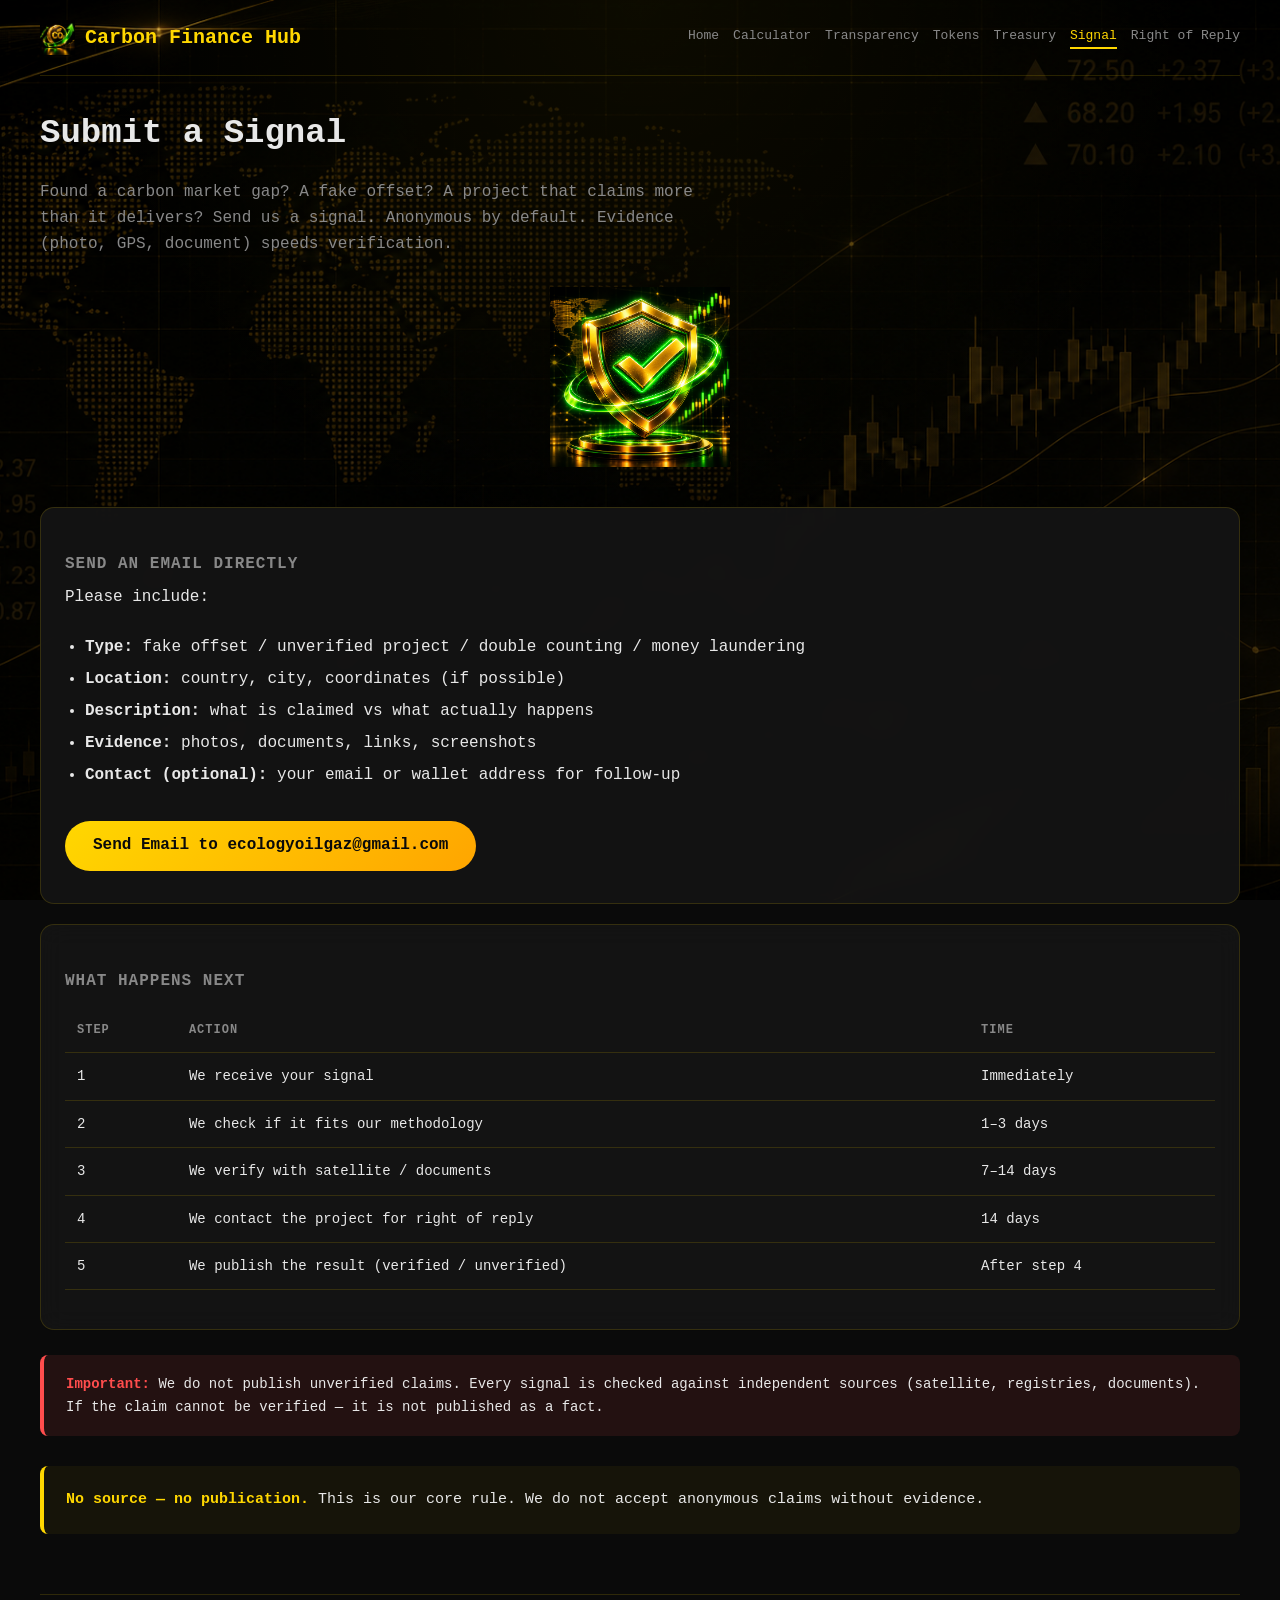
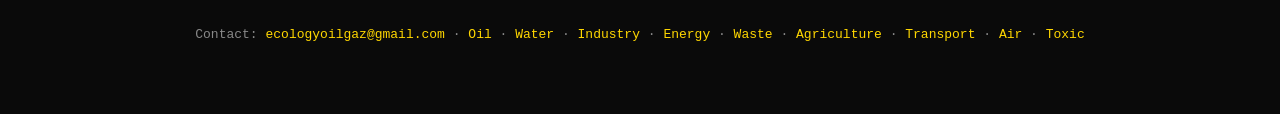
<file: signal.html>
<!DOCTYPE html>
<html lang="en">
<head>
<meta charset="UTF-8">
<meta name="viewport" content="width=device-width,initial-scale=1">
<title>Submit Signal — Carbon Finance Hub</title>
<meta name="description" content="Submit a signal about a carbon market gap, fake offset, or unverified project.">
<link rel="icon" href="carbon-icon-loss.png" type="image/png">
<link rel="stylesheet" href="style.css">
</head>
<body>
<header>
  <div class="logo"><img src="carbon-logo.png" alt="Logo"> Carbon Finance Hub</div>
  <nav>
    <a href="index.html">Home</a>
    <a href="calculator.html">Calculator</a>
    <a href="transparency.html">Transparency</a>
    <a href="tokens.html">Tokens</a>
    <a href="treasury.html">Treasury</a>
    <a href="signal.html" class="active">Signal</a>
    <a href="response.html">Right of Reply</a>
  </nav>
</header>
<main>
  <h1>Submit a Signal</h1>
  <p style="color:var(--muted);max-width:700px;">
    Found a carbon market gap? A fake offset? A project that claims more than it delivers? 
    Send us a signal. Anonymous by default. Evidence (photo, GPS, document) speeds verification.
  </p>

  <div style="text-align:center;margin:30px 0;">
    <img src="carbon-transparency.png" alt="Signal" style="max-width:180px;">
  </div>

  <div class="detail-block">
    <h3>Send an email directly</h3>
    <p style="margin-bottom:20px;">
      Please include:
    </p>
    <ul style="margin-left:20px;line-height:2;">
      <li><strong>Type:</strong> fake offset / unverified project / double counting / money laundering</li>
      <li><strong>Location:</strong> country, city, coordinates (if possible)</li>
      <li><strong>Description:</strong> what is claimed vs what actually happens</li>
      <li><strong>Evidence:</strong> photos, documents, links, screenshots</li>
      <li><strong>Contact (optional):</strong> your email or wallet address for follow-up</li>
    </ul>
    <p style="margin-top:20px;">
      <a href="mailto:ecologyoilgaz@gmail.com?subject=Carbon%20Signal%20Submission&body=Type%3A%0ALocation%3A%0ADescription%3A%0AEvidence%3A%0AContact%20(optional)%3A%0A" class="btn-primary">Send Email to ecologyoilgaz@gmail.com</a>
    </p>
  </div>

  <div class="detail-block" style="margin-top:20px;">
    <h3>What Happens Next</h3>
    <table>
      <thead><tr><th>Step</th><th>Action</th><th>Time</th></tr></thead>
      <tbody>
        <tr><td>1</td><td>We receive your signal</td><td>Immediately</td></tr>
        <tr><td>2</td><td>We check if it fits our methodology</td><td>1–3 days</td></tr>
        <tr><td>3</td><td>We verify with satellite / documents</td><td>7–14 days</td></tr>
        <tr><td>4</td><td>We contact the project for right of reply</td><td>14 days</td></tr>
        <tr><td>5</td><td>We publish the result (verified / unverified)</td><td>After step 4</td></tr>
      </tbody>
    </table>
  </div>

  <div class="alert-box">
    <strong>Important:</strong> We do not publish unverified claims. 
    Every signal is checked against independent sources (satellite, registries, documents). 
    If the claim cannot be verified — it is not published as a fact.
  </div>

  <div class="highlight-box">
    <strong>No source — no publication.</strong> This is our core rule. 
    We do not accept anonymous claims without evidence.
  </div>
</main>
<footer>
  <p>Contact: <a href="mailto:ecologyoilgaz@gmail.com">ecologyoilgaz@gmail.com</a> ·
    <a href="https://ecologyoilgaz.github.io/oil/">Oil</a> ·
    <a href="https://ecologyoilgaz.github.io/water/">Water</a> ·
    <a href="https://ecologyoilgaz.github.io/industry/">Industry</a> ·
    <a href="https://ecologyoilgaz.github.io/energy/">Energy</a> ·
    <a href="https://ecologyoilgaz.github.io/waste/">Waste</a> ·
    <a href="https://ecologyoilgaz.github.io/agriculture/">Agriculture</a> ·
    <a href="https://ecologyoilgaz.github.io/transport/">Transport</a> ·
    <a href="https://ecologyoilgaz.github.io/air/">Air</a> ·
    <a href="https://ecologyoilgaz.github.io/toxic/">Toxic</a>
  </p>
</footer>
</body>
</html>
</file>
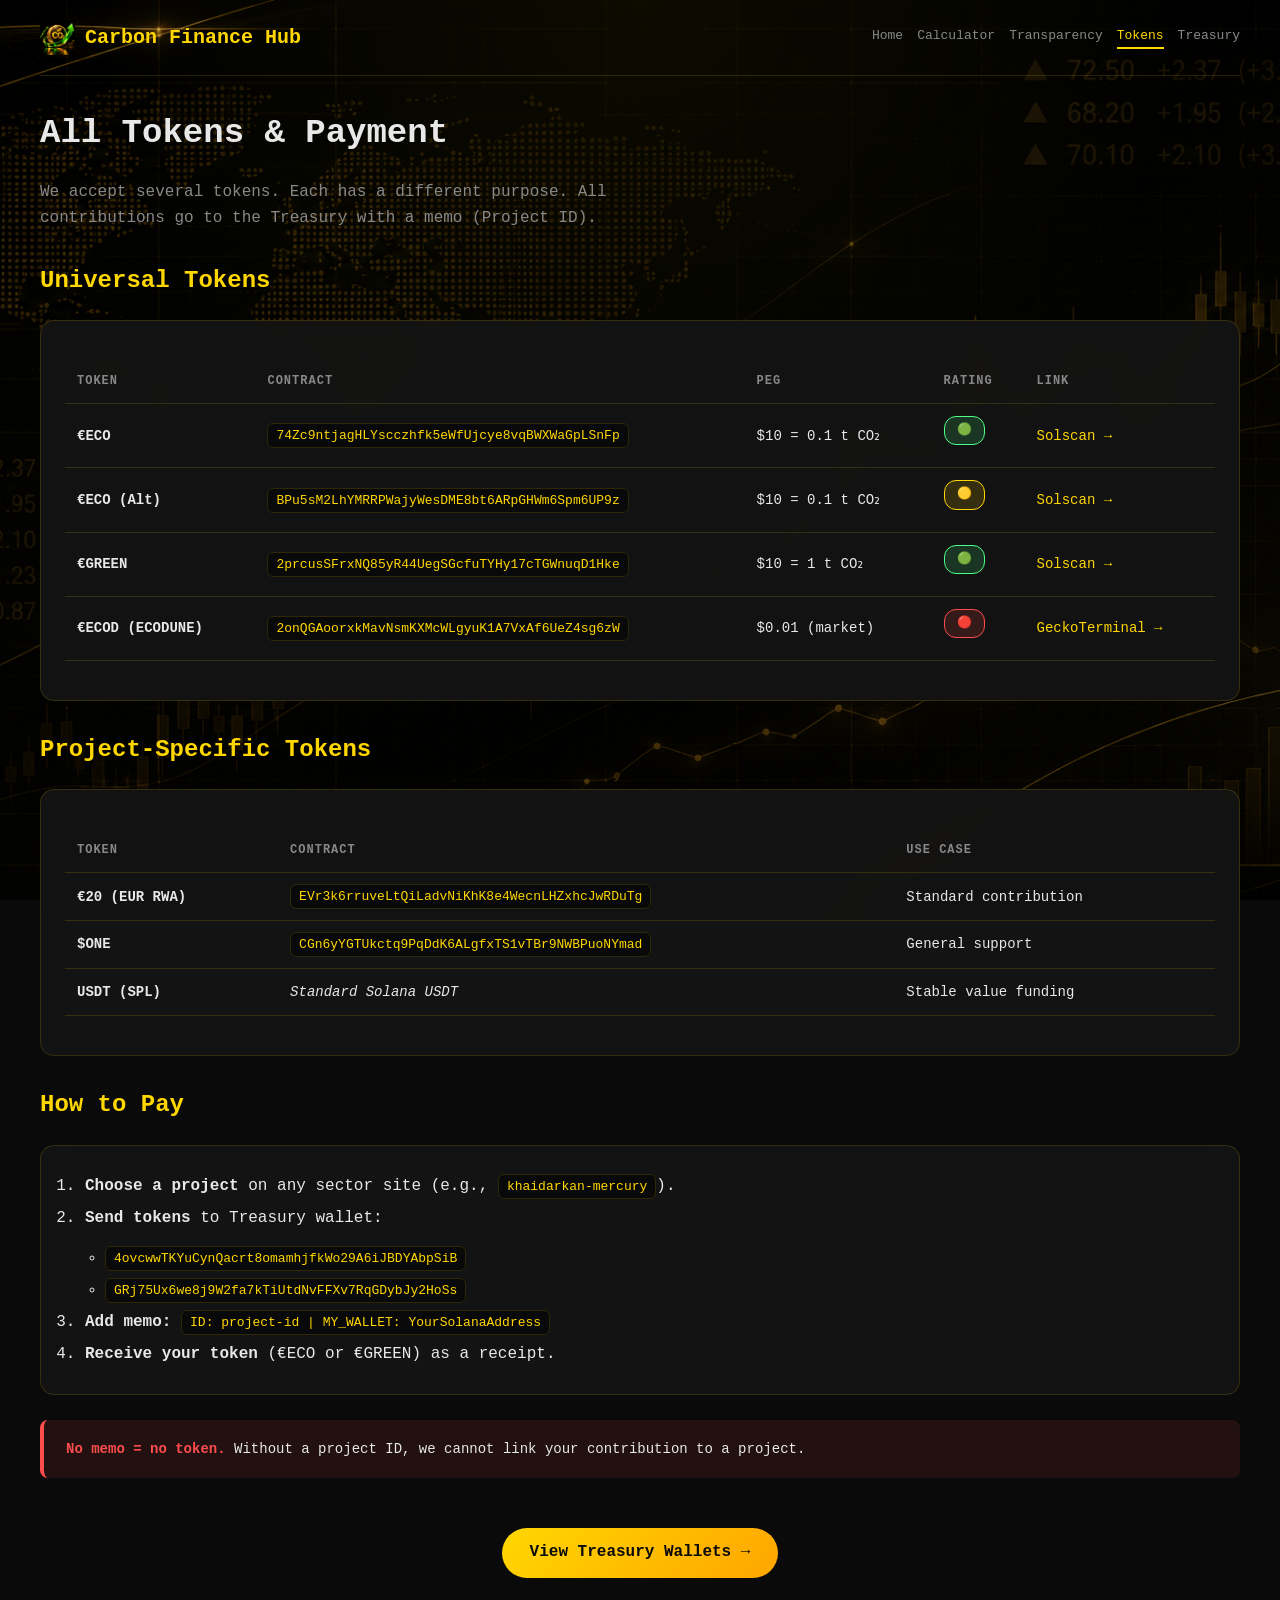
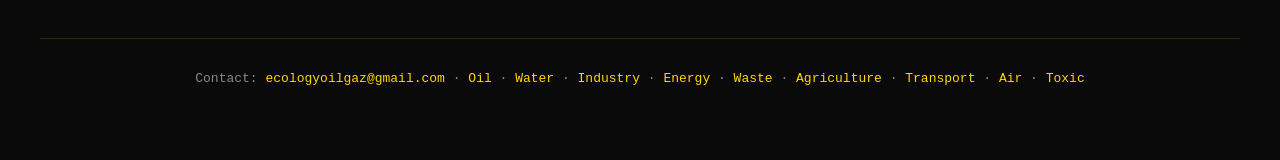
<file: tokens.html>
<!DOCTYPE html>
<html lang="en">
<head>
<meta charset="UTF-8">
<meta name="viewport" content="width=device-width,initial-scale=1">
<title>Tokens & Pay — Carbon Finance Hub</title>
<meta name="description" content="All accepted tokens, contracts, and payment instructions.">
<link rel="icon" href="carbon-icon-loss.png" type="image/png">
<link rel="stylesheet" href="style.css">
</head>
<body>
<header>
  <div class="logo"><img src="carbon-logo.png" alt="Logo"> Carbon Finance Hub</div>
  <nav>
    <a href="index.html">Home</a>
    <a href="calculator.html">Calculator</a>
    <a href="transparency.html">Transparency</a>
    <a href="tokens.html" class="active">Tokens</a>
    <a href="treasury.html">Treasury</a>
  </nav>
</header>
<main>
  <h1>All Tokens & Payment</h1>
  <p style="color:var(--muted);max-width:700px;">
    We accept several tokens. Each has a different purpose. 
    All contributions go to the Treasury with a memo (Project ID).
  </p>

  <h2>Universal Tokens</h2>
  <div class="detail-block" style="overflow-x:auto;">
    <table>
      <thead><tr><th>Token</th><th>Contract</th><th>Peg</th><th>Rating</th><th>Link</th></tr></thead>
      <tbody>
        <tr>
          <td><strong>€ECO</strong></td>
          <td><code>74Zc9ntjagHLYscczhfk5eWfUjcye8vqBWXWaGpLSnFp</code></td>
          <td>$10 = 0.1 t CO₂</td>
          <td><span class="rating-badge green">🟢</span></td>
          <td><a href="https://solscan.io/token/74Zc9ntjagHLYscczhfk5eWfUjcye8vqBWXWaGpLSnFp" target="_blank">Solscan →</a></td>
        </tr>
        <tr>
          <td><strong>€ECO (Alt)</strong></td>
          <td><code>BPu5sM2LhYMRRPWajyWesDME8bt6ARpGHWm6Spm6UP9z</code></td>
          <td>$10 = 0.1 t CO₂</td>
          <td><span class="rating-badge yellow">🟡</span></td>
          <td><a href="https://solscan.io/token/BPu5sM2LhYMRRPWajyWesDME8bt6ARpGHWm6Spm6UP9z" target="_blank">Solscan →</a></td>
        </tr>
        <tr>
          <td><strong>€GREEN</strong></td>
          <td><code>2prcusSFrxNQ85yR44UegSGcfuTYHy17cTGWnuqD1Hke</code></td>
          <td>$10 = 1 t CO₂</td>
          <td><span class="rating-badge green">🟢</span></td>
          <td><a href="https://solscan.io/token/2prcusSFrxNQ85yR44UegSGcfuTYHy17cTGWnuqD1Hke" target="_blank">Solscan →</a></td>
        </tr>
        <tr>
          <td><strong>€ECOD (ECODUNE)</strong></td>
          <td><code>2onQGAoorxkMavNsmKXMcWLgyuK1A7VxAf6UeZ4sg6zW</code></td>
          <td>$0.01 (market)</td>
          <td><span class="rating-badge red">🔴</span></td>
          <td><a href="https://www.geckoterminal.com/solana/pools/2onQGAoorxkMavNsmKXMcWLgyuK1A7VxAf6UeZ4sg6zW" target="_blank">GeckoTerminal →</a></td>
        </tr>
      </tbody>
    </table>
  </div>

  <h2>Project-Specific Tokens</h2>
  <div class="detail-block" style="overflow-x:auto;">
    <table>
      <thead><tr><th>Token</th><th>Contract</th><th>Use Case</th></tr></thead>
      <tbody>
        <tr><td><strong>€20 (EUR RWA)</strong></td><td><code>EVr3k6rruveLtQiLadvNiKhK8e4WecnLHZxhcJwRDuTg</code></td><td>Standard contribution</td></tr>
        <tr><td><strong>$ONE</strong></td><td><code>CGn6yYGTUkctq9PqDdK6ALgfxTS1vTBr9NWBPuoNYmad</code></td><td>General support</td></tr>
        <tr><td><strong>USDT (SPL)</strong></td><td><em>Standard Solana USDT</em></td><td>Stable value funding</td></tr>
      </tbody>
    </table>
  </div>

  <h2>How to Pay</h2>
  <div class="detail-block">
    <ol style="margin-left:20px;line-height:2;">
      <li><strong>Choose a project</strong> on any sector site (e.g., <code>khaidarkan-mercury</code>).</li>
      <li><strong>Send tokens</strong> to Treasury wallet:
        <ul style="margin-left:20px;margin-top:8px;">
          <li><code>4ovcwwTKYuCynQacrt8omamhjfkWo29A6iJBDYAbpSiB</code></li>
          <li><code>GRj75Ux6we8j9W2fa7kTiUtdNvFFXv7RqGDybJy2HoSs</code></li>
        </ul>
      </li>
      <li><strong>Add memo:</strong> <code>ID: project-id | MY_WALLET: YourSolanaAddress</code></li>
      <li><strong>Receive your token</strong> (€ECO or €GREEN) as a receipt.</li>
    </ol>
  </div>

  <div class="alert-box">
    <strong>No memo = no token.</strong> Without a project ID, we cannot link your contribution to a project.
  </div>

  <section style="text-align:center;margin-top:40px;">
    <a href="treasury.html" class="btn-primary">View Treasury Wallets →</a>
  </section>
</main>
<footer>
  <p>Contact: <a href="mailto:ecologyoilgaz@gmail.com">ecologyoilgaz@gmail.com</a> ·
    <a href="https://ecologyoilgaz.github.io/oil/">Oil</a> ·
    <a href="https://ecologyoilgaz.github.io/water/">Water</a> ·
    <a href="https://ecologyoilgaz.github.io/industry/">Industry</a> ·
    <a href="https://ecologyoilgaz.github.io/energy/">Energy</a> ·
    <a href="https://ecologyoilgaz.github.io/waste/">Waste</a> ·
    <a href="https://ecologyoilgaz.github.io/agriculture/">Agriculture</a> ·
    <a href="https://ecologyoilgaz.github.io/transport/">Transport</a> ·
    <a href="https://ecologyoilgaz.github.io/air/">Air</a> ·
    <a href="https://ecologyoilgaz.github.io/toxic/">Toxic</a>
  </p>
</footer>
</body>
</html>
</file>
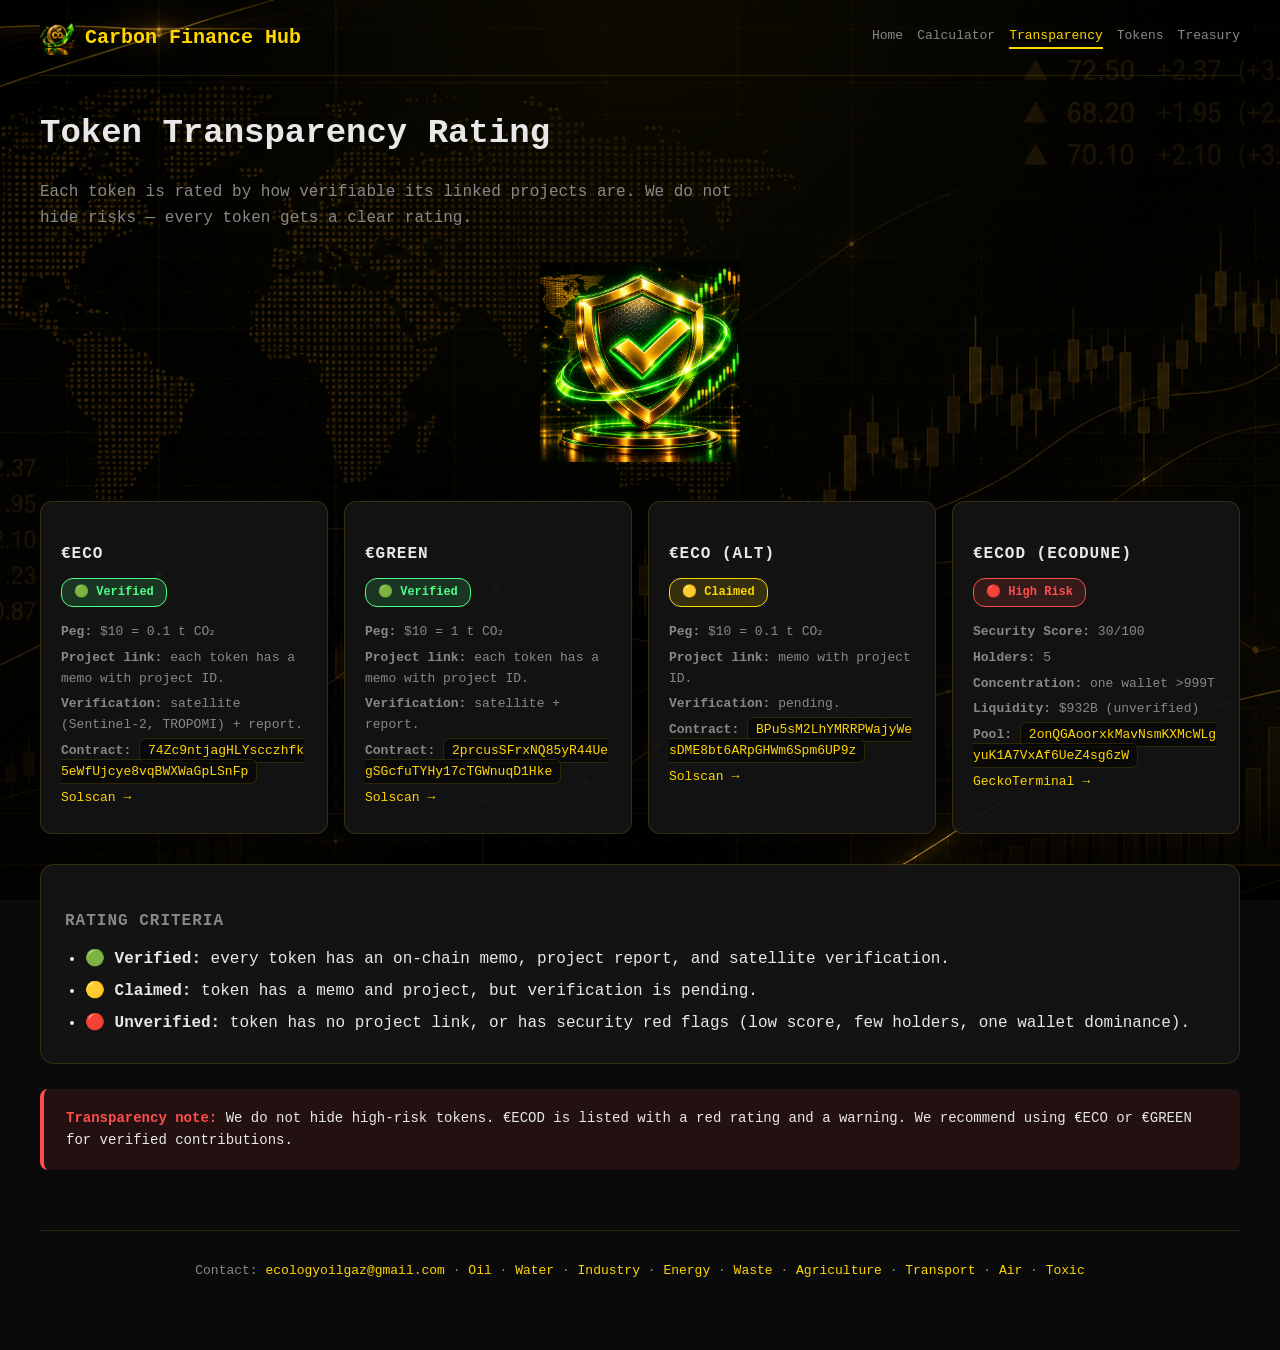
<file: transparency.html>
<!DOCTYPE html>
<html lang="en">
<head>
<meta charset="UTF-8">
<meta name="viewport" content="width=device-width,initial-scale=1">
<title>Transparency Rating — Carbon Finance Hub</title>
<meta name="description" content="Token transparency ratings: how verifiable are each €ECO, €GREEN, €ECOD project.">
<link rel="icon" href="carbon-transparency.png" type="image/png">
<link rel="stylesheet" href="style.css">
</head>
<body>
<header>
  <div class="logo"><img src="carbon-logo.png" alt="Logo"> Carbon Finance Hub</div>
  <nav>
    <a href="index.html">Home</a>
    <a href="calculator.html">Calculator</a>
    <a href="transparency.html" class="active">Transparency</a>
    <a href="tokens.html">Tokens</a>
    <a href="treasury.html">Treasury</a>
  </nav>
</header>
<main>
  <h1>Token Transparency Rating</h1>
  <p style="color:var(--muted);max-width:700px;">
    Each token is rated by how verifiable its linked projects are. 
    We do not hide risks — every token gets a clear rating.
  </p>

  <div style="text-align:center;margin:30px 0;">
    <img src="carbon-transparency.png" alt="Transparency" style="max-width:200px;">
  </div>

  <div class="rating-grid">
    <div class="rating-card">
      <h3>€ECO</h3>
      <span class="rating-badge green">🟢 Verified</span>
      <p><strong>Peg:</strong> $10 = 0.1 t CO₂</p>
      <p><strong>Project link:</strong> each token has a memo with project ID.</p>
      <p><strong>Verification:</strong> satellite (Sentinel-2, TROPOMI) + report.</p>
      <p><strong>Contract:</strong> <code>74Zc9ntjagHLYscczhfk5eWfUjcye8vqBWXWaGpLSnFp</code></p>
      <p><a href="https://solscan.io/token/74Zc9ntjagHLYscczhfk5eWfUjcye8vqBWXWaGpLSnFp" target="_blank">Solscan →</a></p>
    </div>

    <div class="rating-card">
      <h3>€GREEN</h3>
      <span class="rating-badge green">🟢 Verified</span>
      <p><strong>Peg:</strong> $10 = 1 t CO₂</p>
      <p><strong>Project link:</strong> each token has a memo with project ID.</p>
      <p><strong>Verification:</strong> satellite + report.</p>
      <p><strong>Contract:</strong> <code>2prcusSFrxNQ85yR44UegSGcfuTYHy17cTGWnuqD1Hke</code></p>
      <p><a href="https://solscan.io/token/2prcusSFrxNQ85yR44UegSGcfuTYHy17cTGWnuqD1Hke" target="_blank">Solscan →</a></p>
    </div>

    <div class="rating-card">
      <h3>€ECO (Alt)</h3>
      <span class="rating-badge yellow">🟡 Claimed</span>
      <p><strong>Peg:</strong> $10 = 0.1 t CO₂</p>
      <p><strong>Project link:</strong> memo with project ID.</p>
      <p><strong>Verification:</strong> pending.</p>
      <p><strong>Contract:</strong> <code>BPu5sM2LhYMRRPWajyWesDME8bt6ARpGHWm6Spm6UP9z</code></p>
      <p><a href="https://solscan.io/token/BPu5sM2LhYMRRPWajyWesDME8bt6ARpGHWm6Spm6UP9z" target="_blank">Solscan →</a></p>
    </div>

    <div class="rating-card">
      <h3>€ECOD (ECODUNE)</h3>
      <span class="rating-badge red">🔴 High Risk</span>
      <p><strong>Security Score:</strong> 30/100</p>
      <p><strong>Holders:</strong> 5</p>
      <p><strong>Concentration:</strong> one wallet >999T</p>
      <p><strong>Liquidity:</strong> $932B (unverified)</p>
      <p><strong>Pool:</strong> <code>2onQGAoorxkMavNsmKXMcWLgyuK1A7VxAf6UeZ4sg6zW</code></p>
      <p><a href="https://www.geckoterminal.com/solana/pools/2onQGAoorxkMavNsmKXMcWLgyuK1A7VxAf6UeZ4sg6zW" target="_blank">GeckoTerminal →</a></p>
    </div>
  </div>

  <div class="detail-block" style="margin-top:30px;">
    <h3>Rating Criteria</h3>
    <ul style="margin-left:20px;line-height:2;">
      <li><strong>🟢 Verified:</strong> every token has an on-chain memo, project report, and satellite verification.</li>
      <li><strong>🟡 Claimed:</strong> token has a memo and project, but verification is pending.</li>
      <li><strong>🔴 Unverified:</strong> token has no project link, or has security red flags (low score, few holders, one wallet dominance).</li>
    </ul>
  </div>

  <div class="alert-box">
    <strong>Transparency note:</strong> We do not hide high-risk tokens. €ECOD is listed with a red rating and a warning. 
    We recommend using €ECO or €GREEN for verified contributions.
  </div>
</main>
<footer>
  <p>Contact: <a href="mailto:ecologyoilgaz@gmail.com">ecologyoilgaz@gmail.com</a> ·
    <a href="https://ecologyoilgaz.github.io/oil/">Oil</a> ·
    <a href="https://ecologyoilgaz.github.io/water/">Water</a> ·
    <a href="https://ecologyoilgaz.github.io/industry/">Industry</a> ·
    <a href="https://ecologyoilgaz.github.io/energy/">Energy</a> ·
    <a href="https://ecologyoilgaz.github.io/waste/">Waste</a> ·
    <a href="https://ecologyoilgaz.github.io/agriculture/">Agriculture</a> ·
    <a href="https://ecologyoilgaz.github.io/transport/">Transport</a> ·
    <a href="https://ecologyoilgaz.github.io/air/">Air</a> ·
    <a href="https://ecologyoilgaz.github.io/toxic/">Toxic</a>
  </p>
</footer>
</body>
</html>
</file>
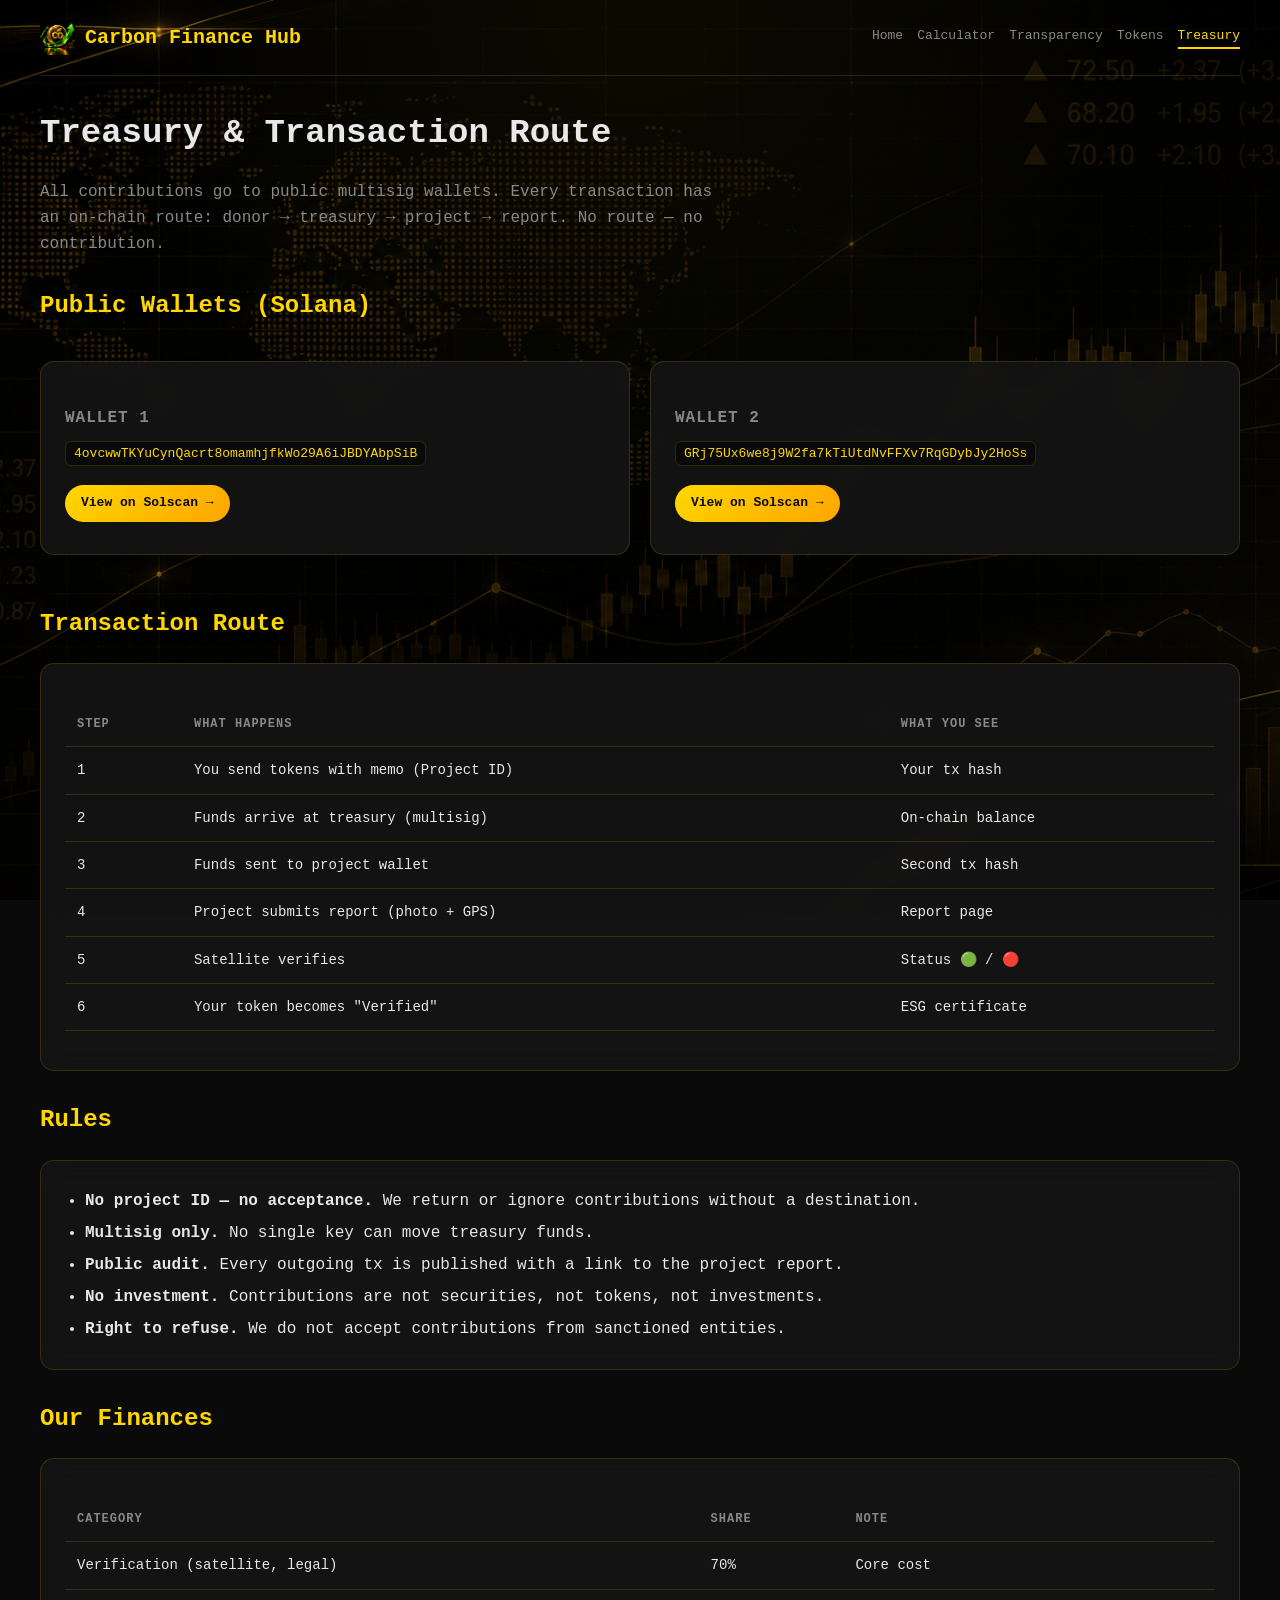
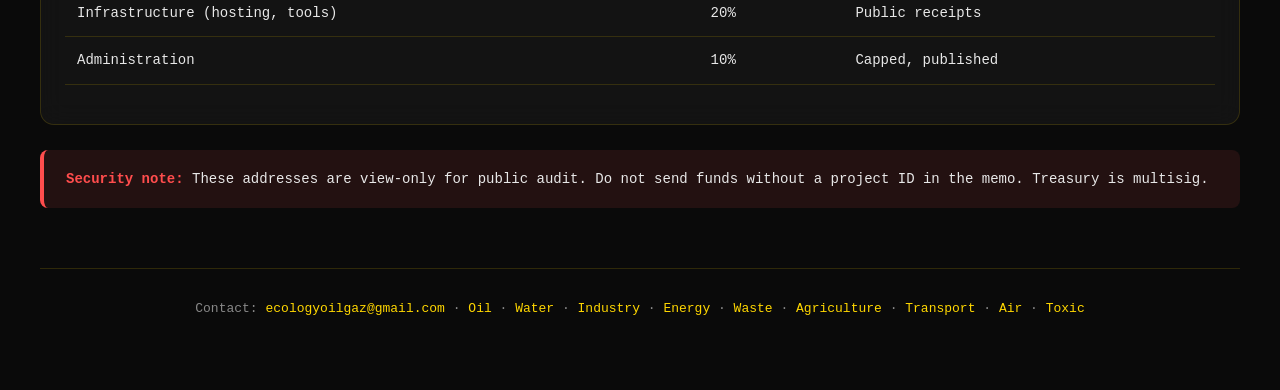
<file: treasury.html>
<!DOCTYPE html>
<html lang="en">
<head>
<meta charset="UTF-8">
<meta name="viewport" content="width=device-width,initial-scale=1">
<title>Treasury — Carbon Finance Hub</title>
<meta name="description" content="Public treasury wallets, transaction route, and multisig security.">
<link rel="icon" href="carbon-icon-loss.png" type="image/png">
<link rel="stylesheet" href="style.css">
</head>
<body>
<header>
  <div class="logo"><img src="carbon-logo.png" alt="Logo"> Carbon Finance Hub</div>
  <nav>
    <a href="index.html">Home</a>
    <a href="calculator.html">Calculator</a>
    <a href="transparency.html">Transparency</a>
    <a href="tokens.html">Tokens</a>
    <a href="treasury.html" class="active">Treasury</a>
  </nav>
</header>
<main>
  <h1>Treasury & Transaction Route</h1>
  <p style="color:var(--muted);max-width:700px;">
    All contributions go to public multisig wallets. Every transaction has an on-chain route: 
    donor → treasury → project → report. No route — no contribution.
  </p>

  <h2>Public Wallets (Solana)</h2>
  <div style="display:grid;grid-template-columns:repeat(auto-fit,minmax(300px,1fr));gap:20px;">
    <div class="detail-block">
      <h3>Wallet 1</h3>
      <p style="margin-top:10px;"><code>4ovcwwTKYuCynQacrt8omamhjfkWo29A6iJBDYAbpSiB</code></p>
      <p><a href="https://solscan.io/account/4ovcwwTKYuCynQacrt8omamhjfkWo29A6iJBDYAbpSiB" target="_blank" class="btn-primary" style="font-size:13px;padding:8px 16px;">View on Solscan →</a></p>
    </div>
    <div class="detail-block">
      <h3>Wallet 2</h3>
      <p style="margin-top:10px;"><code>GRj75Ux6we8j9W2fa7kTiUtdNvFFXv7RqGDybJy2HoSs</code></p>
      <p><a href="https://solscan.io/account/GRj75Ux6we8j9W2fa7kTiUtdNvFFXv7RqGDybJy2HoSs" target="_blank" class="btn-primary" style="font-size:13px;padding:8px 16px;">View on Solscan →</a></p>
    </div>
  </div>

  <h2>Transaction Route</h2>
  <div class="detail-block">
    <table>
      <thead><tr><th>Step</th><th>What Happens</th><th>What You See</th></tr></thead>
      <tbody>
        <tr><td>1</td><td>You send tokens with memo (Project ID)</td><td>Your tx hash</td></tr>
        <tr><td>2</td><td>Funds arrive at treasury (multisig)</td><td>On-chain balance</td></tr>
        <tr><td>3</td><td>Funds sent to project wallet</td><td>Second tx hash</td></tr>
        <tr><td>4</td><td>Project submits report (photo + GPS)</td><td>Report page</td></tr>
        <tr><td>5</td><td>Satellite verifies</td><td>Status 🟢 / 🔴</td></tr>
        <tr><td>6</td><td>Your token becomes "Verified"</td><td>ESG certificate</td></tr>
      </tbody>
    </table>
  </div>

  <h2>Rules</h2>
  <div class="detail-block">
    <ul style="margin-left:20px;line-height:2;">
      <li><strong>No project ID — no acceptance.</strong> We return or ignore contributions without a destination.</li>
      <li><strong>Multisig only.</strong> No single key can move treasury funds.</li>
      <li><strong>Public audit.</strong> Every outgoing tx is published with a link to the project report.</li>
      <li><strong>No investment.</strong> Contributions are not securities, not tokens, not investments.</li>
      <li><strong>Right to refuse.</strong> We do not accept contributions from sanctioned entities.</li>
    </ul>
  </div>

  <h2>Our Finances</h2>
  <div class="detail-block">
    <table>
      <thead><tr><th>Category</th><th>Share</th><th>Note</th></tr></thead>
      <tbody>
        <tr><td>Verification (satellite, legal)</td><td>70%</td><td>Core cost</td></tr>
        <tr><td>Infrastructure (hosting, tools)</td><td>20%</td><td>Public receipts</td></tr>
        <tr><td>Administration</td><td>10%</td><td>Capped, published</td></tr>
      </tbody>
    </table>
  </div>

  <div class="alert-box">
    <strong>Security note:</strong> These addresses are view-only for public audit. 
    Do not send funds without a project ID in the memo. Treasury is multisig.
  </div>
</main>
<footer>
  <p>Contact: <a href="mailto:ecologyoilgaz@gmail.com">ecologyoilgaz@gmail.com</a> ·
    <a href="https://ecologyoilgaz.github.io/oil/">Oil</a> ·
    <a href="https://ecologyoilgaz.github.io/water/">Water</a> ·
    <a href="https://ecologyoilgaz.github.io/industry/">Industry</a> ·
    <a href="https://ecologyoilgaz.github.io/energy/">Energy</a> ·
    <a href="https://ecologyoilgaz.github.io/waste/">Waste</a> ·
    <a href="https://ecologyoilgaz.github.io/agriculture/">Agriculture</a> ·
    <a href="https://ecologyoilgaz.github.io/transport/">Transport</a> ·
    <a href="https://ecologyoilgaz.github.io/air/">Air</a> ·
    <a href="https://ecologyoilgaz.github.io/toxic/">Toxic</a>
  </p>
</footer>
</body>
</html>
</file>
<file: style.css>
:root{
  --bg:#0a0a0a;
  --text:#E8E8E8;
  --red:#FF4D4D;
  --green:#4DFF88;
  --gold:#FFD700;
  --cyan:#00D9FF;
  --muted:#888888;
  --card:rgba(20,20,20,0.9);
  --border:rgba(255,215,0,0.15);
}
*{margin:0;padding:0;box-sizing:border-box;}
body{
  font-family:'SF Mono','Consolas',monospace,system-ui;
  background-color:var(--bg);
  background-image:
    radial-gradient(circle at 50% 0%, rgba(255,215,0,0.05) 0%, transparent 50%),
    url('carbon-pattern-bg.png');
  background-size:cover;
  background-attachment:fixed;
  background-position:center;
  color:var(--text);
  line-height:1.6;
  padding:0 20px 40px;
}
a{color:var(--gold);text-decoration:none;transition:0.2s;}
a:hover{text-decoration:underline;opacity:0.85;}

header{
  display:flex;justify-content:space-between;align-items:center;
  padding:20px 0;border-bottom:1px solid var(--border);
  margin-bottom:30px;flex-wrap:wrap;gap:10px;
  max-width:1200px;margin-left:auto;margin-right:auto;
  position:relative;z-index:10;
}
.logo{display:flex;align-items:center;gap:10px;font-weight:800;font-size:20px;color:var(--gold);}
.logo img{height:35px;}
nav{display:flex;gap:14px;flex-wrap:wrap;}
nav a{color:var(--muted);font-size:13px;font-weight:500;}
nav a:hover{color:var(--gold);}
nav a.active{color:var(--gold);border-bottom:2px solid var(--gold);}

main{max-width:1200px;margin:0 auto;position:relative;z-index:10;}

.hero{
  text-align:center;padding:100px 20px;margin-bottom:40px;border-radius:16px;
  background-image:linear-gradient(135deg,rgba(255,215,0,0.08),rgba(255,77,77,0.05),rgba(10,10,10,0.95)),url('carbon-hero-bg.png');
  background-size:cover;background-position:center;
  border:1px solid var(--border);
  box-shadow:0 0 60px rgba(255,215,0,0.15);
}
.hero h1{font-size:48px;margin-bottom:15px;text-shadow:0 0 30px rgba(255,215,0,0.4);}
.hero .gold{color:var(--gold);}
.hero .red{color:var(--red);}
.hero .green{color:var(--green);}
.hero p{color:#B8B8B8;max-width:800px;margin:0 auto;font-size:17px;}

.stats{display:grid;grid-template-columns:repeat(4,1fr);gap:16px;margin:30px 0;}
.stat{
  background:var(--card);backdrop-filter:blur(12px);
  border:1px solid var(--border);border-radius:12px;padding:24px 18px;
  text-align:center;
}
.stat .num{display:block;font-size:28px;font-weight:800;color:var(--gold);}
.stat .label{font-size:12px;color:var(--muted);text-transform:uppercase;letter-spacing:1px;}

.grid{display:grid;grid-template-columns:repeat(auto-fill,minmax(280px,1fr));gap:20px;margin:20px 0;}

/* Sector card — links to the 9 sites */
.sector-card{
  background:var(--card);backdrop-filter:blur(12px);
  border-radius:14px;padding:24px;color:var(--text);border:1px solid var(--border);
  transition:0.3s;display:flex;flex-direction:column;position:relative;overflow:hidden;
  text-decoration:none;
}
.sector-card::before{
  content:'';position:absolute;top:0;left:0;right:0;height:3px;
  background:linear-gradient(90deg,var(--gold),var(--red),var(--cyan));
  opacity:0;transition:0.3s;
}
.sector-card:hover{transform:translateY(-4px);box-shadow:0 10px 30px rgba(255,215,0,0.15);border-color:var(--gold);}
.sector-card:hover::before{opacity:1;}
.sector-icon{font-size:32px;margin-bottom:10px;}
.sector-name{font-weight:700;font-size:18px;margin-bottom:6px;color:var(--gold);}
.sector-desc{font-size:13px;color:var(--muted);margin-bottom:10px;flex-grow:1;}
.sector-link{font-size:12px;color:var(--cyan);text-transform:uppercase;letter-spacing:1px;}

/* Calculator */
.calculator{
  background:var(--card);backdrop-filter:blur(12px);
  border:1px solid var(--border);border-radius:16px;padding:30px;margin:30px 0;
}
.calculator h2{margin-bottom:20px;}
.calc-row{display:flex;gap:15px;flex-wrap:wrap;align-items:flex-end;margin-bottom:20px;}
.calc-field{flex:1;min-width:200px;}
.calc-field label{display:block;font-size:12px;color:var(--muted);text-transform:uppercase;margin-bottom:6px;}
.calc-field input,.calc-field select{
  width:100%;padding:12px;background:rgba(0,0,0,0.5);
  border:1px solid var(--border);color:var(--text);border-radius:8px;
  font-size:16px;font-family:inherit;
}
.calc-field input:focus,.calc-field select:focus{outline:none;border-color:var(--gold);}
.calc-result{
  background:rgba(255,215,0,0.1);border-left:4px solid var(--gold);
  padding:20px;border-radius:8px;margin-top:20px;
}
.calc-result .big{font-size:32px;font-weight:800;color:var(--gold);display:block;margin:5px 0;}
.calc-result .sub{font-size:13px;color:var(--muted);}

/* Transparency rating */
.rating-grid{display:grid;grid-template-columns:repeat(auto-fit,minmax(280px,1fr));gap:16px;margin:20px 0;}
.rating-card{background:var(--card);border:1px solid var(--border);border-radius:12px;padding:20px;}
.rating-card h3{margin-bottom:10px;font-size:16px;color:var(--text);}
.rating-badge{display:inline-block;padding:4px 12px;border-radius:12px;font-size:12px;font-weight:700;margin-bottom:10px;}
.rating-badge.green{background:rgba(77,255,136,0.15);color:var(--green);border:1px solid var(--green);}
.rating-badge.yellow{background:rgba(255,215,0,0.15);color:var(--gold);border:1px solid var(--gold);}
.rating-badge.red{background:rgba(255,77,77,0.15);color:var(--red);border:1px solid var(--red);}
.rating-card p{font-size:13px;color:var(--muted);margin:5px 0;}

h1{font-size:34px;margin:20px 0;}
h2{font-size:24px;margin:30px 0 15px;color:var(--gold);}
h3{font-size:16px;margin:20px 0 8px;color:var(--muted);text-transform:uppercase;letter-spacing:1px;}
table{width:100%;border-collapse:collapse;margin:15px 0;font-size:14px;}
th,td{padding:12px;text-align:left;border-bottom:1px solid var(--border);}
th{color:var(--muted);font-size:12px;text-transform:uppercase;letter-spacing:1px;}

.detail-block{background:var(--card);backdrop-filter:blur(12px);border:1px solid var(--border);border-radius:14px;padding:24px;margin:20px 0;}
.detail-block p{margin:8px 0;}

.btn-primary{
  display:inline-block;background:linear-gradient(135deg,var(--gold),#FFA500);
  color:#0a0a0a;padding:12px 28px;border-radius:30px;font-weight:800;
  margin-top:10px;transition:0.3s;border:none;cursor:pointer;font-family:inherit;
}
.btn-primary:hover{transform:scale(1.03);box-shadow:0 0 25px rgba(255,215,0,0.4);text-decoration:none;}

.alert-box{background:rgba(255,77,77,0.1);border-left:4px solid var(--red);padding:18px 22px;border-radius:8px;margin:25px 0;font-size:14px;}
.alert-box strong{color:var(--red);}
.highlight-box{background:rgba(255,215,0,0.05);border-left:4px solid var(--gold);padding:22px;border-radius:8px;margin:30px 0;font-size:15px;}
.highlight-box strong{color:var(--gold);}

code{
  background:rgba(0,0,0,0.5);padding:4px 8px;border-radius:6px;
  font-size:13px;color:var(--gold);word-break:break-all;border:1px solid var(--border);
}

footer{
  margin-top:60px;padding:30px 0;border-top:1px solid var(--border);
  font-size:13px;color:var(--muted);text-align:center;
  max-width:1200px;margin-left:auto;margin-right:auto;
}

@media(max-width:768px){
  .stats{grid-template-columns:1fr 1fr;}
  .hero h1{font-size:32px;}
  .hero{padding:60px 20px;}
  header{flex-direction:column;align-items:flex-start;}
}
@media(max-width:480px){.stats{grid-template-columns:1fr;}}
</file>
